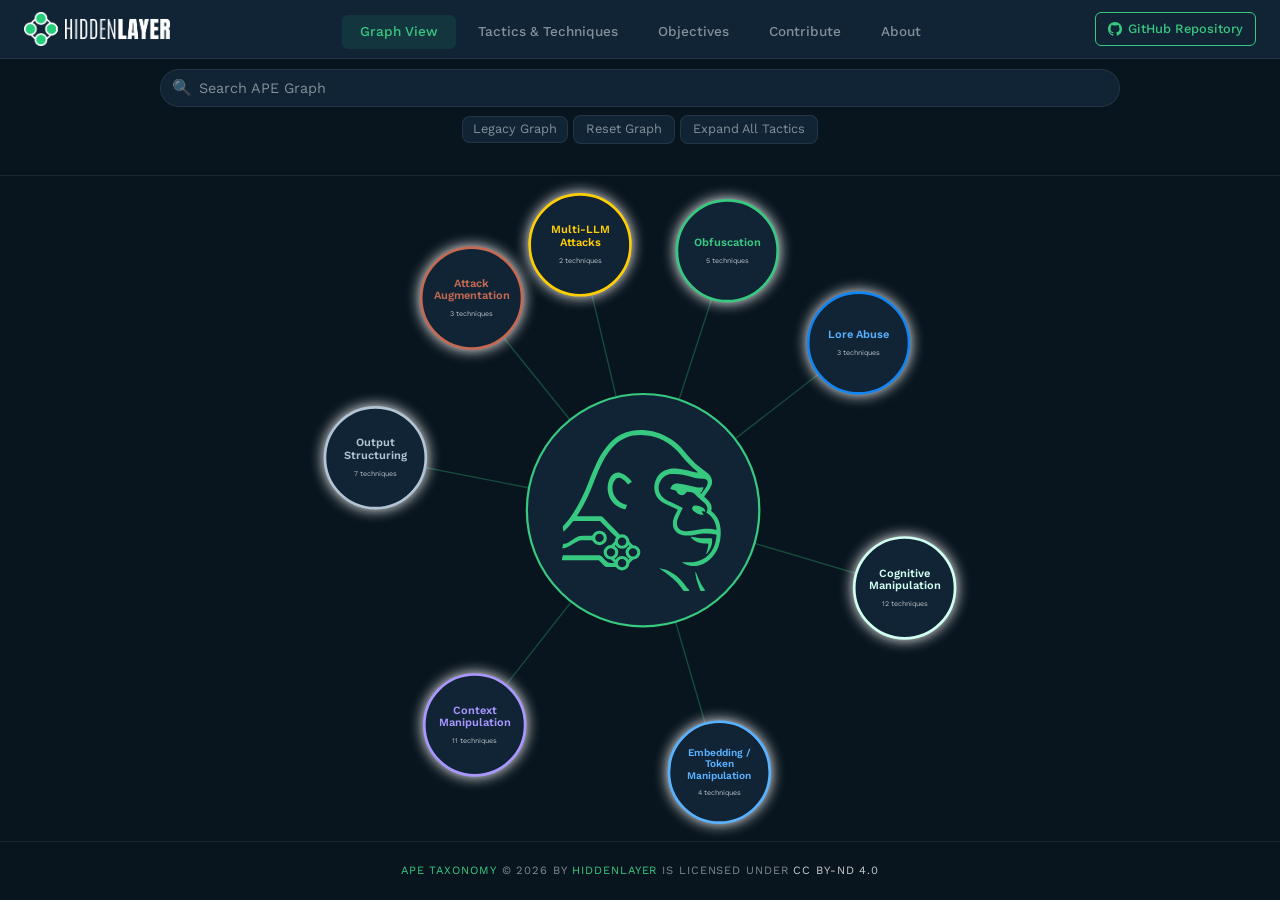
<file: docs/index.html>
<!DOCTYPE html>
<html lang="en">
<head>
  <meta charset="UTF-8" />
  <meta name="viewport" content="width=device-width, initial-scale=1.0" />
  <title>HiddenLayer APE</title>
  <link rel="icon" href="favicon.ico" />
  <link rel="preconnect" href="https://fonts.googleapis.com" />
  <link rel="preconnect" href="https://fonts.gstatic.com" crossorigin />
  <link href="https://fonts.googleapis.com/css2?family=Work+Sans:wght@400;500;600&family=Roboto+Mono:wght@400&display=swap" rel="stylesheet" />
  <link rel="stylesheet" href="css/main.css" />
  <script type="module" src="js/graph.js"></script>
</head>
<body class="graph-page">

  <!-- ── Header + Navigation ── -->
  <header>
    <a href="/index.html" class="nav-logo-link">
      <img src="images/logo.png" alt="HiddenLayer APE Home" class="nav-logo" />
    </a>
    <div class="header-actions">
      <a href="https://github.com/hiddenlayerai/ape-taxonomy" target="_blank" rel="noopener noreferrer"
         class="header-btn">
        <svg height="14" viewBox="0 0 16 16" width="14" aria-hidden="true"><path fill-rule="evenodd" d="M8 0C3.58 0 0 3.58 0 8c0 3.54 2.29 6.53 5.47 7.59.4.07.55-.17.55-.38 0-.19-.01-.82-.01-1.49-2.01.37-2.53-.49-2.69-.94-.09-.23-.48-.94-.82-1.13-.28-.15-.68-.52-.01-.53.63-.01 1.08.58 1.23.82.72 1.21 1.87.87 2.33.66.07-.52.28-.87.51-1.07-1.78-.2-3.64-.89-3.64-3.95 0-.87.31-1.59.82-2.15-.08-.2-.36-1.02.08-2.12 0 0 .67-.21 2.2.82.64-.18 1.32-.27 2-.27.68 0 1.36.09 2 .27 1.53-1.04 2.2-.82 2.2-.82.44 1.1.16 1.92.08 2.12.51.56.82 1.27.82 2.15 0 3.07-1.87 3.75-3.65 3.95.29.25.54.73.54 1.48 0 1.07-.01 1.93-.01 2.2 0 .21.15.46.55.38A8.013 8.013 0 0016 8c0-4.42-3.58-8-8-8z"></path></svg>
        GitHub Repository
      </a>
    </div>
    <nav id="main-nav">
      <a href="index.html" class="nav-link active">Graph View</a>
      <a href="ttps.html" class="nav-link">Tactics & Techniques</a>
      <a href="objectives.html" class="nav-link">Objectives</a>
      <a href="contribute.html" class="nav-link">Contribute</a>
      <a href="about.html" class="nav-link">About</a>
    </nav>
  </header>


  <!-- ── Graph Search ── -->
  <div id="graph-controls">
    <div class="search-wrap">
      <span class="search-icon" aria-hidden="true">&#128269;</span>
      <input type="text"
             id="graph-search-input"
             placeholder="Search APE Graph"
             autocomplete="off"
             spellcheck="false" />
      <button id="graph-clear-btn" aria-label="Clear search">&#x2715;</button>
    </div>
    <div class="graph-action-buttons">
      <button id="graph-legacy-btn" aria-label="Legacy graph view">Legacy Graph</button>
      <button id="graph-reset-btn" aria-label="Reset graph view">Reset Graph</button>
      <button id="graph-expand-all-btn" aria-label="Expand all tactics">Expand All Tactics</button>
    </div>
  </div>

  <!-- ── Graph Search Results ── -->
  <div id="graph-results-panel" hidden>
    <div id="graph-results-count"></div>
    <div id="graph-results-list"></div>
    <div id="graph-no-results" hidden>
      <p>No techniques matched your search.</p>
      <small>Try a different keyword.</small>
    </div>
  </div>

  <!-- ── Graph ── -->
  <main id="graph-main">
    <svg id="graph-svg"></svg>
  </main>
  <footer class="site-footer">
    <a href="https://github.com/hiddenlayerai/ape-taxonomy" target="_blank" style="color: #37C980; text-decoration: none;">APE Taxonomy</a> 
    <span>&nbsp;© 2026 by&nbsp;</span>
    <a href="https://hiddenlayer.com" target="_blank" style="color: #37C980; text-decoration: none;">HiddenLayer</a>
    <span>&nbsp;is licensed under&nbsp;</span>
    <a href="https://creativecommons.org/licenses/by-nd/4.0/" target="_blank" style="color: #ccc; text-decoration: none;">CC BY-ND 4.0</a>
  </footer>
 
  <button id="back-to-top" title="Back to top" aria-label="Back to top">&#8679;</button>

  
</body>
</html>
</file>
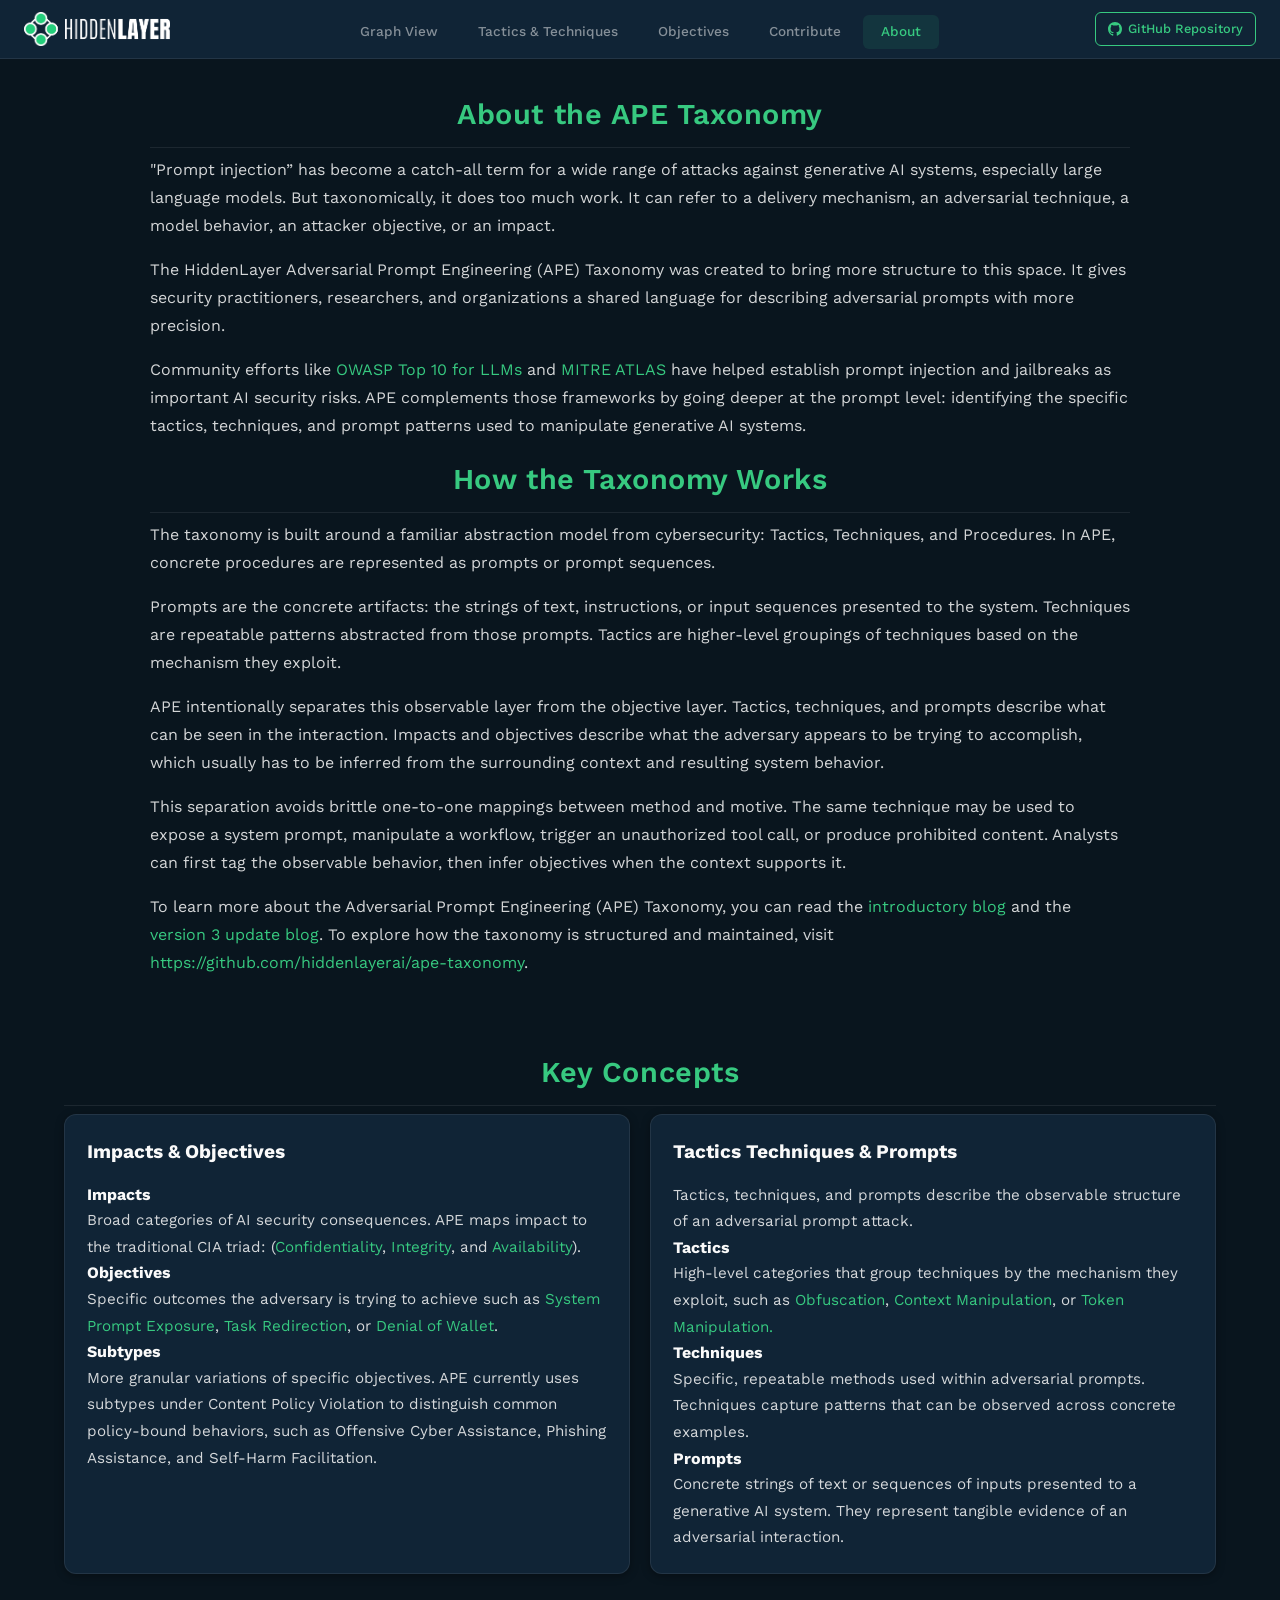
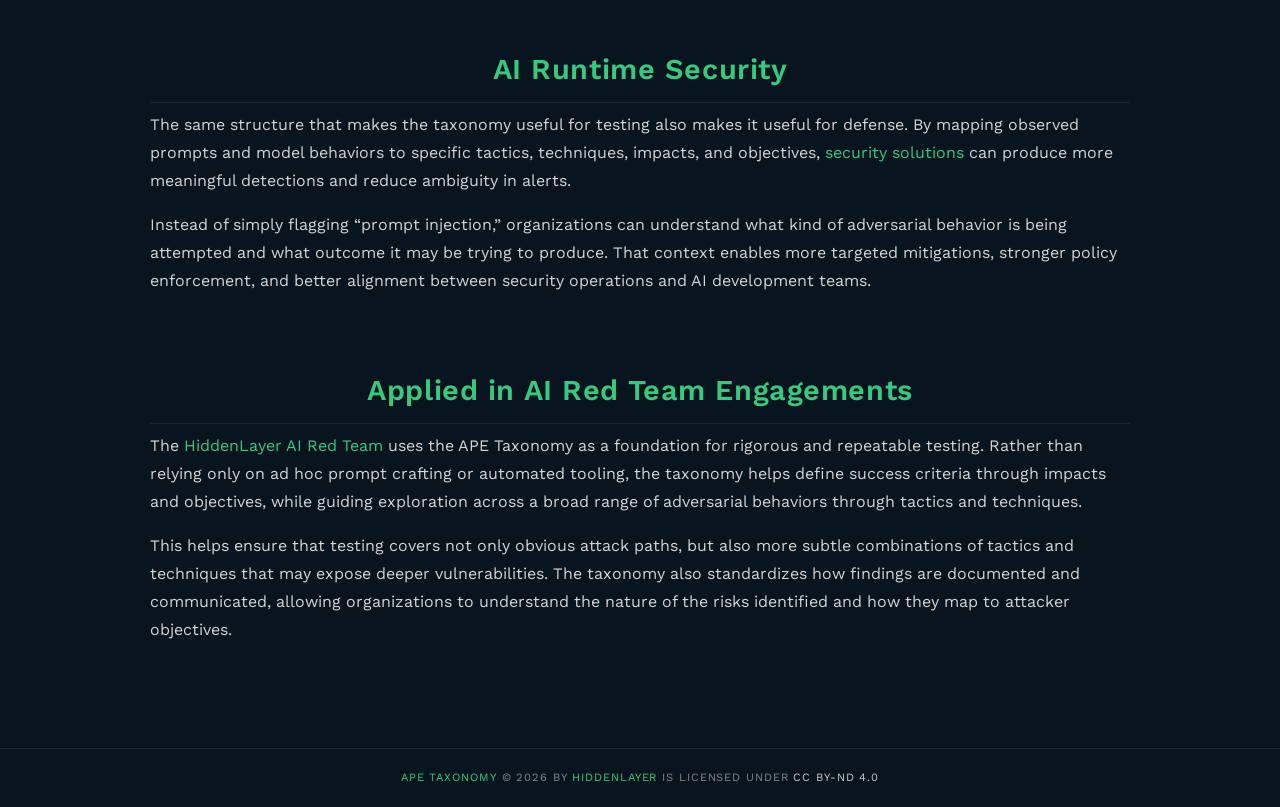
<file: docs/about.html>
<!DOCTYPE html>
<html lang="en">
<head>
  <meta charset="UTF-8" />
  <meta name="viewport" content="width=device-width, initial-scale=1.0" />
  <title>HiddenLayer APE</title>
  <link rel="icon" href="favicon.ico" />
  <link rel="preconnect" href="https://fonts.googleapis.com" />
  <link rel="preconnect" href="https://fonts.gstatic.com" crossorigin />
  <link href="https://fonts.googleapis.com/css2?family=Work+Sans:wght@400;500;600&family=Roboto+Mono:wght@400&display=swap" rel="stylesheet" />
  <link rel="stylesheet" href="css/main.css" />
</head>
<body>

  <!-- ── Header + Navigation ── -->
  <header>
    <a href="/index.html" class="nav-logo-link">
      <img src="images/logo.png" alt="HiddenLayer APE Home" class="nav-logo" />
    </a>
    <div class="header-actions">
      <a href="https://github.com/hiddenlayerai/ape-taxonomy" target="_blank" rel="noopener noreferrer"
         class="header-btn">
        <svg height="14" viewBox="0 0 16 16" width="14" aria-hidden="true"><path fill-rule="evenodd" d="M8 0C3.58 0 0 3.58 0 8c0 3.54 2.29 6.53 5.47 7.59.4.07.55-.17.55-.38 0-.19-.01-.82-.01-1.49-2.01.37-2.53-.49-2.69-.94-.09-.23-.48-.94-.82-1.13-.28-.15-.68-.52-.01-.53.63-.01 1.08.58 1.23.82.72 1.21 1.87.87 2.33.66.07-.52.28-.87.51-1.07-1.78-.2-3.64-.89-3.64-3.95 0-.87.31-1.59.82-2.15-.08-.2-.36-1.02.08-2.12 0 0 .67-.21 2.2.82.64-.18 1.32-.27 2-.27.68 0 1.36.09 2 .27 1.53-1.04 2.2-.82 2.2-.82.44 1.1.16 1.92.08 2.12.51.56.82 1.27.82 2.15 0 3.07-1.87 3.75-3.65 3.95.29.25.54.73.54 1.48 0 1.07-.01 1.93-.01 2.2 0 .21.15.46.55.38A8.013 8.013 0 0016 8c0-4.42-3.58-8-8-8z"></path></svg>
        GitHub Repository
      </a>
    </div>
    <nav id="main-nav">
      <a href="index.html" class="nav-link">Graph View</a>
      <a href="ttps.html" class="nav-link">Tactics & Techniques</a>
      <a href="objectives.html" class="nav-link">Objectives</a>
      <a href="contribute.html" class="nav-link">Contribute</a>
      <a href="about.html" class="nav-link active">About</a>
    </nav>
  </header>

  <!-- ── Main Content ── -->
  <main id="main-content" class="contribute-page">
    <section class="content-section contribute-intro">
      <div class="section-label">About the APE Taxonomy</div>
      <p>
        "Prompt injection” has become a catch-all term for a wide range of attacks against generative AI systems, especially large language models. But taxonomically, it does too much work. It can refer to a delivery mechanism, an adversarial technique, a model behavior, an attacker objective, or an impact.
      </p>
      <p>
        The HiddenLayer Adversarial Prompt Engineering (APE) Taxonomy was created to bring more structure to this space. It gives security practitioners, researchers, and organizations a shared language for describing adversarial prompts with more precision.
      </p>
      <p>
        Community efforts like <a href="https://owasp.org/www-project-top-10-for-large-language-model-applications/" target="_blank">OWASP Top 10 for LLMs</a> and <a href="https://atlas.mitre.org/" target="_blank">MITRE ATLAS</a> have helped establish prompt injection and jailbreaks as important AI security risks. APE complements those frameworks by going deeper at the prompt level: identifying the specific tactics, techniques, and prompt patterns used to manipulate generative AI systems.
      </p>
      <div class="section-label">How the Taxonomy Works</div>
      <p>
        The taxonomy is built around a familiar abstraction model from cybersecurity: Tactics, Techniques, and Procedures. In APE, concrete procedures are represented as prompts or prompt sequences.
      </p>
      <p>
        Prompts are the concrete artifacts: the strings of text, instructions, or input sequences presented to the system. Techniques are repeatable patterns abstracted from those prompts. Tactics are higher-level groupings of techniques based on the mechanism they exploit.
      </p>
      <p>
        APE intentionally separates this observable layer from the objective layer. Tactics, techniques, and prompts describe what can be seen in the interaction. Impacts and objectives describe what the adversary appears to be trying to accomplish, which usually has to be inferred from the surrounding context and resulting system behavior.
      </p>
      <p>
        This separation avoids brittle one-to-one mappings between method and motive. The same technique may be used to expose a system prompt, manipulate a workflow, trigger an unauthorized tool call, or produce prohibited content. Analysts can first tag the observable behavior, then infer objectives when the context supports it.
      </p>
      <p>
        To learn more about the Adversarial Prompt Engineering (APE) Taxonomy, you can read the <a href="https://www.hiddenlayer.com/research/introducing-a-taxonomy-of-adversarial-prompt-engineering" target="_blank">introductory blog</a> and the <a href="https://www.hiddenlayer.com/research/updating-hiddenlayers-ape-taxonomy-a-new-objective-model-for-ai-attacks" target="_blank">version 3 update blog</a>. To explore how the taxonomy is structured and maintained, visit <a href="https://github.com/hiddenlayerai/ape-taxonomy" target="_blank">https://github.com/hiddenlayerai/ape-taxonomy</a>.
      </p>
    </section>

    <section class="content-section">
      <div class="section-label">Key Concepts</div>
      <!--
      <img src="/images/taxonomy_graphic.png" alt="APE TTPs" style="width: 75%; display: block; margin: 0 auto 20px;">
      -->
      <div class="about-panel-grid">
        <article class="detail-panel about-panel">
          <h2>Impacts & Objectives</h2>
          <h4>Impacts</h4>
          <p>Broad categories of AI security consequences. APE maps impact to the traditional CIA triad: (<a href="/impact.html?id=HLG01">Confidentiality</a>, <a href="/impact.html?id=HLG02">Integrity</a>, and <a href="/impact.html?id=HLG03">Availability</a>).</p>
          <h4>Objectives</h4>
          <p>Specific outcomes the adversary is trying to achieve such as <a href="/objective.html?id=HLG01.01">System Prompt Exposure</a>, <a href="/objective.html?id=HLG02.01">Task Redirection</a>, or <a href="/objective.html?id=HLG03.03">Denial of Wallet</a>.</p>
          <h4>Subtypes</h4>
          <p>More granular variations of specific objectives. APE currently uses subtypes under Content Policy Violation to distinguish common policy-bound behaviors, such as Offensive Cyber Assistance, Phishing Assistance, and Self-Harm Facilitation.</p>
        </article>

        <article class="detail-panel about-panel">
          <h2>Tactics Techniques & Prompts</h2>
          <p>Tactics, techniques, and prompts describe the observable structure of an adversarial prompt attack.</p>
          <h4>Tactics</h4>
          <p>High-level categories that group techniques by the mechanism they exploit, such as <a href="tactic.html?id=HLT01">Obfuscation</a>, <a href="tactic.html?id=HLT05">Context Manipulation</a>, or <a href="tactic.html?id=HLT04">Token Manipulation.</a></p>
          <h4>Techniques</h4>
          <p>Specific, repeatable methods used within adversarial prompts. Techniques capture patterns that can be observed across concrete examples. </p>
          <h4>Prompts</h4>
          <p>Concrete strings of text or sequences of inputs presented to a generative AI system. They represent tangible evidence of an adversarial interaction.</p>
        </article>
        
      </div>
    </section>

    <section class="content-section contribute-intro">
      <div class="section-label">AI Runtime Security</div>
      <p>
        The same structure that makes the taxonomy useful for testing also makes it useful for defense. By mapping observed prompts and model behaviors to specific tactics, techniques, impacts, and objectives, <a href="https://www.hiddenlayer.com/platform/ai-runtime-security" target="_blank">security solutions</a> can produce more meaningful detections and reduce ambiguity in alerts. 
      </p>
      <p>
        Instead of simply flagging “prompt injection,” organizations can understand what kind of adversarial behavior is being attempted and what outcome it may be trying to produce. That context enables more targeted mitigations, stronger policy enforcement, and better alignment between security operations and AI development teams.
      </p>
    </section>

    <section class="content-section contribute-intro">
      <div class="section-label">Applied in AI Red Team Engagements</div>
      <p>
        The <a href="https://www.hiddenlayer.com/services" target="_blank">HiddenLayer AI Red Team</a> uses the APE Taxonomy as a foundation for rigorous and repeatable testing. Rather than relying only on ad hoc prompt crafting or automated tooling, the taxonomy helps define success criteria through impacts and objectives, while guiding exploration across a broad range of adversarial behaviors through tactics and techniques.
      </p>
      <p>
        This helps ensure that testing covers not only obvious attack paths, but also more subtle combinations of tactics and techniques that may expose deeper vulnerabilities. The taxonomy also standardizes how findings are documented and communicated, allowing organizations to understand the nature of the risks identified and how they map to attacker objectives.
      </p>
    </section>



  </main>

  <footer class="site-footer">
    <a href="https://github.com/hiddenlayerai/ape-taxonomy" target="_blank" style="color: #37C980; text-decoration: none;">APE Taxonomy</a>
    <span>&nbsp;© 2026 by&nbsp;</span>
    <a href="https://hiddenlayer.com" target="_blank" style="color: #37C980; text-decoration: none;">HiddenLayer</a>
    <span>&nbsp;is licensed under&nbsp;</span>
    <a href="https://creativecommons.org/licenses/by-nd/4.0/" target="_blank" style="color: #ccc; text-decoration: none;">CC BY-ND 4.0</a>
  </footer>
</body>
</html>
</file>
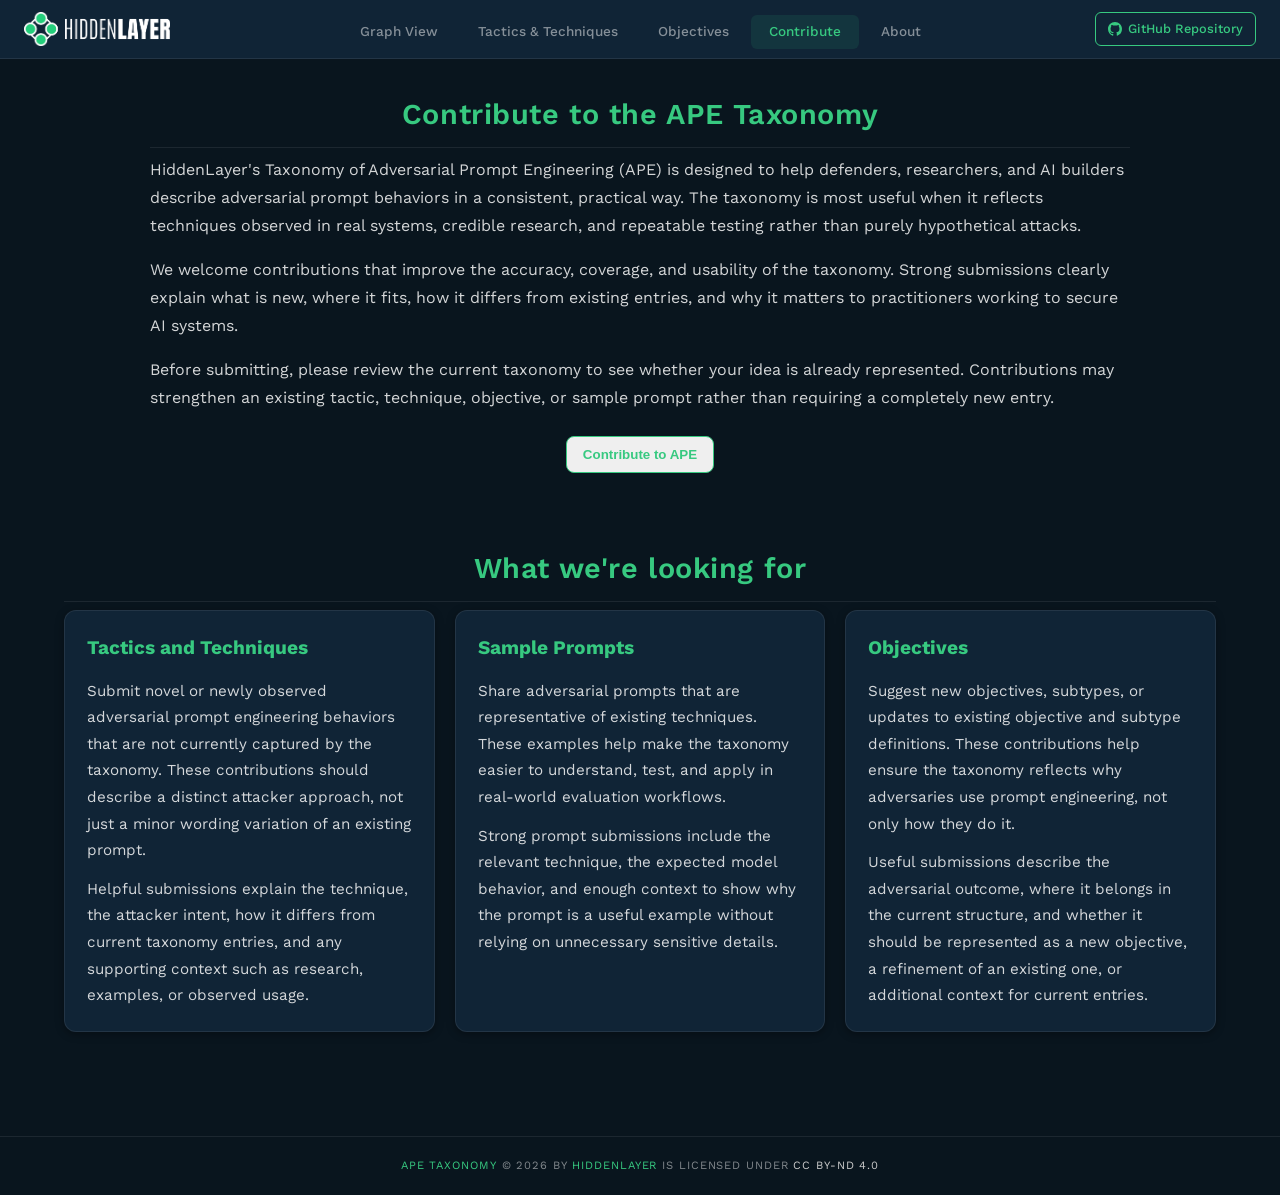
<file: docs/contribute.html>
<!DOCTYPE html>
<html lang="en">
<head>
  <meta charset="UTF-8" />
  <meta name="viewport" content="width=device-width, initial-scale=1.0" />
  <title>HiddenLayer APE</title>
  <link rel="icon" href="favicon.ico" />
  <link rel="preconnect" href="https://fonts.googleapis.com" />
  <link rel="preconnect" href="https://fonts.gstatic.com" crossorigin />
  <link href="https://fonts.googleapis.com/css2?family=Work+Sans:wght@400;500;600&family=Roboto+Mono:wght@400&display=swap" rel="stylesheet" />
  <link rel="stylesheet" href="css/main.css" />
</head>
<body>

  <!-- ── Header + Navigation ── -->
  <header>
    <a href="/index.html" class="nav-logo-link">
      <img src="images/logo.png" alt="HiddenLayer APE Home" class="nav-logo" />
    </a>
    <div class="header-actions">
      <a href="https://github.com/hiddenlayerai/ape-taxonomy" target="_blank" rel="noopener noreferrer"
         class="header-btn">
        <svg height="14" viewBox="0 0 16 16" width="14" aria-hidden="true"><path fill-rule="evenodd" d="M8 0C3.58 0 0 3.58 0 8c0 3.54 2.29 6.53 5.47 7.59.4.07.55-.17.55-.38 0-.19-.01-.82-.01-1.49-2.01.37-2.53-.49-2.69-.94-.09-.23-.48-.94-.82-1.13-.28-.15-.68-.52-.01-.53.63-.01 1.08.58 1.23.82.72 1.21 1.87.87 2.33.66.07-.52.28-.87.51-1.07-1.78-.2-3.64-.89-3.64-3.95 0-.87.31-1.59.82-2.15-.08-.2-.36-1.02.08-2.12 0 0 .67-.21 2.2.82.64-.18 1.32-.27 2-.27.68 0 1.36.09 2 .27 1.53-1.04 2.2-.82 2.2-.82.44 1.1.16 1.92.08 2.12.51.56.82 1.27.82 2.15 0 3.07-1.87 3.75-3.65 3.95.29.25.54.73.54 1.48 0 1.07-.01 1.93-.01 2.2 0 .21.15.46.55.38A8.013 8.013 0 0016 8c0-4.42-3.58-8-8-8z"></path></svg>
        GitHub Repository
      </a>
    </div>
    <nav id="main-nav">
      <a href="index.html" class="nav-link">Graph View</a>
      <a href="ttps.html" class="nav-link">Tactics & Techniques</a>
      <a href="objectives.html" class="nav-link">Objectives</a>
      <a href="contribute.html" class="nav-link active">Contribute</a>
      <a href="about.html" class="nav-link">About</a>
    </nav>
  </header>

  <!-- ── Main Content ── -->
  <main id="main-content" class="contribute-page">
    <section class="content-section contribute-intro">
      <div class="section-label">Contribute to the APE Taxonomy</div>
      <p>
        HiddenLayer's Taxonomy of Adversarial Prompt Engineering (APE) is designed to help defenders, researchers, and AI builders describe adversarial prompt behaviors in a consistent, practical way. The taxonomy is most useful when it reflects techniques observed in real systems, credible research, and repeatable testing rather than purely hypothetical attacks.
      </p>
      <p>
        We welcome contributions that improve the accuracy, coverage, and usability of the taxonomy. Strong submissions clearly explain what is new, where it fits, how it differs from existing entries, and why it matters to practitioners working to secure AI systems.
      </p>
      <p>
        Before submitting, please review the current taxonomy to see whether your idea is already represented. Contributions may strengthen an existing tactic, technique, objective, or sample prompt rather than requiring a completely new entry.
      </p>
      <div class="contribute-actions">
        <button class="contribute-button" id="toggle-form-btn" type="button">Contribute to APE</button>
      </div>
    </section>



    <section class="content-section">
      <div class="section-label">What we're looking for</div>
      <div class="contribute-panel-grid">
        <article class="detail-panel contribute-panel">
          <h2>Tactics and Techniques</h2>
          <p>
            Submit novel or newly observed adversarial prompt engineering behaviors that are not currently captured by the taxonomy. These contributions should describe a distinct attacker approach, not just a minor wording variation of an existing prompt.
          </p>
          <p>
            Helpful submissions explain the technique, the attacker intent, how it differs from current taxonomy entries, and any supporting context such as research, examples, or observed usage.
          </p>
        </article>

        <article class="detail-panel contribute-panel">
          <h2>Sample Prompts</h2>
          <p>
            Share adversarial prompts that are representative of existing techniques. These examples help make the taxonomy easier to understand, test, and apply in real-world evaluation workflows.
          </p>
          <p>
            Strong prompt submissions include the relevant technique, the expected model behavior, and enough context to show why the prompt is a useful example without relying on unnecessary sensitive details.
          </p>
        </article>

        <article class="detail-panel contribute-panel">
          <h2>Objectives</h2>
          <p>
            Suggest new objectives, subtypes, or updates to existing objective and subtype definitions. These contributions help ensure the taxonomy reflects why adversaries use prompt engineering, not only how they do it.
          </p>
          <p>
            Useful submissions describe the adversarial outcome, where it belongs in the current structure, and whether it should be represented as a new objective, a refinement of an existing one, or additional context for current entries.
          </p>
        </article>
      </div>
    <section
      id="private-submission-form"
      class="content-section form-section"
      style="display: none;"
    >
      <div class="section-label">APE Contribution Form</div>

      <p class="form-intro">
        Submit a new technique, objective, sample prompt, or suggested improvement.
        Contributions are reviewed before being added to the taxonomy.
      </p>

      <div class="form-frame-shell">
        <iframe
          class="ape-form-frame"
          src="https://docs.google.com/forms/d/e/1FAIpQLScv2QqrxHCH514rM9yKeVhC7ojHnRPyM0qOVdQ8nf7Z1EoTtw/viewform?embedded=true"
          loading="lazy"
        >
          Loading…
        </iframe>
      </div>
    </section>

<script>
  const toggleBtn = document.getElementById('toggle-form-btn');
  const formSection = document.getElementById('private-submission-form');

  toggleBtn.addEventListener('click', () => {
    const isHidden = formSection.style.display === 'none';

    formSection.style.display = isHidden ? 'block' : 'none';

    toggleBtn.textContent = isHidden
      ? 'Hide APE Contribution Form'
      : 'Contribute to APE';

    if (isHidden) {
      formSection.scrollIntoView({
        behavior: 'smooth',
        block: 'start'
      });
    }
  });
</script>
  </main>

  <footer class="site-footer">
    <a href="https://github.com/hiddenlayerai/ape-taxonomy" target="_blank" style="color: #37C980; text-decoration: none;">APE Taxonomy</a>
    <span>&nbsp;© 2026 by&nbsp;</span>
    <a href="https://hiddenlayer.com" target="_blank" style="color: #37C980; text-decoration: none;">HiddenLayer</a>
    <span>&nbsp;is licensed under&nbsp;</span>
    <a href="https://creativecommons.org/licenses/by-nd/4.0/" target="_blank" style="color: #ccc; text-decoration: none;">CC BY-ND 4.0</a>
  </footer>
</body>

</html>
</file>
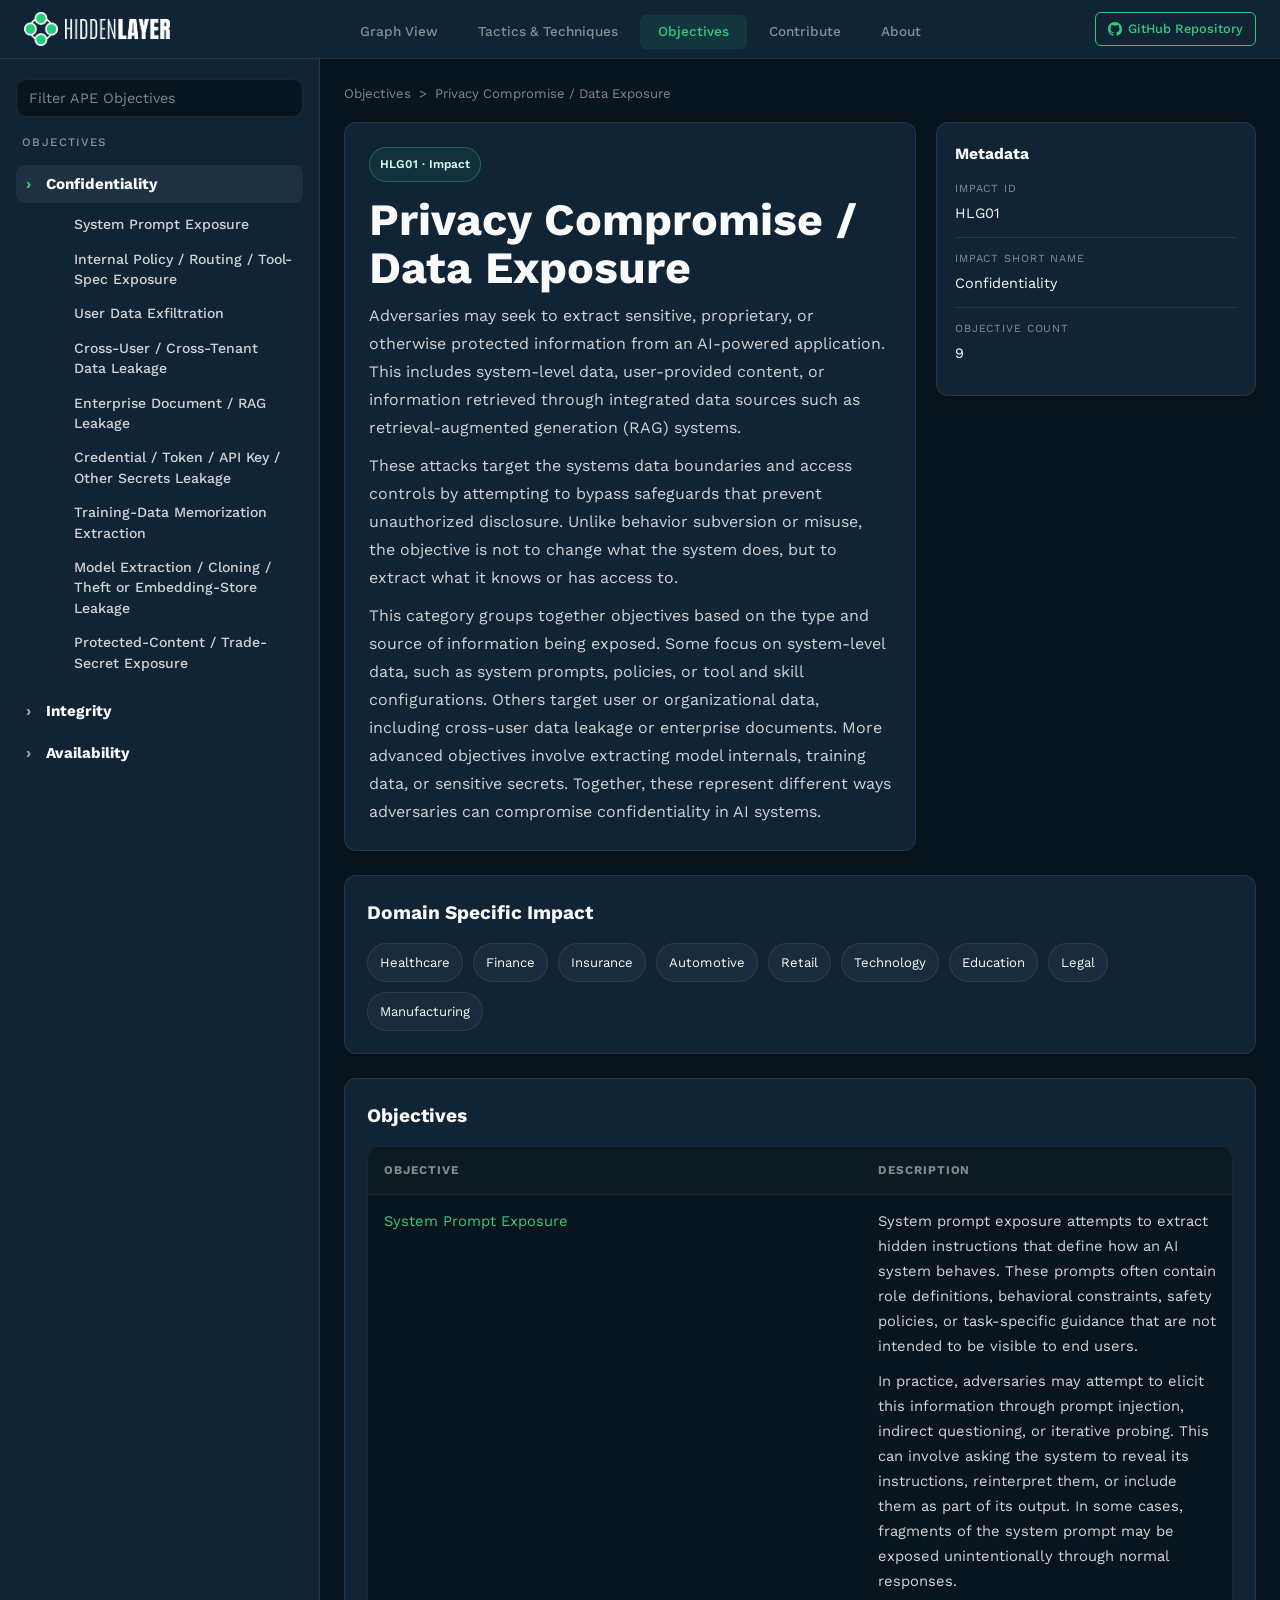
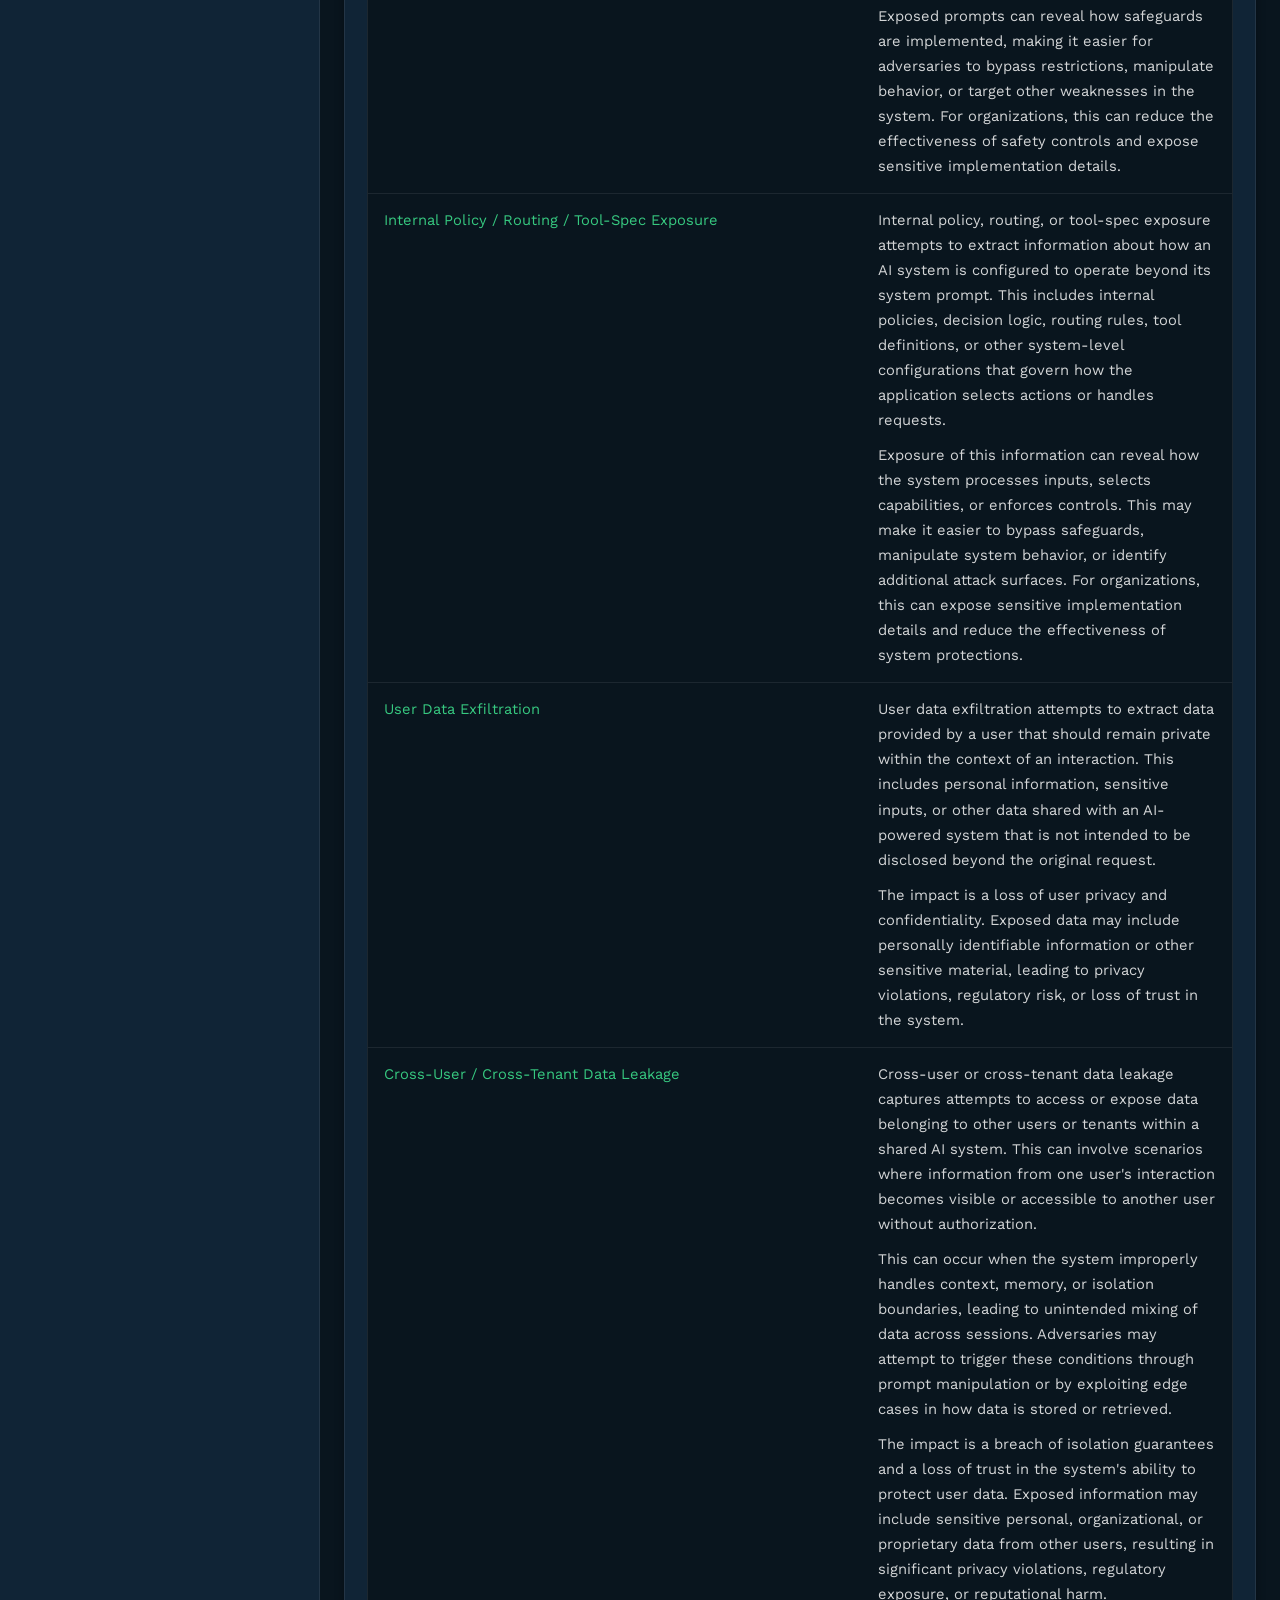
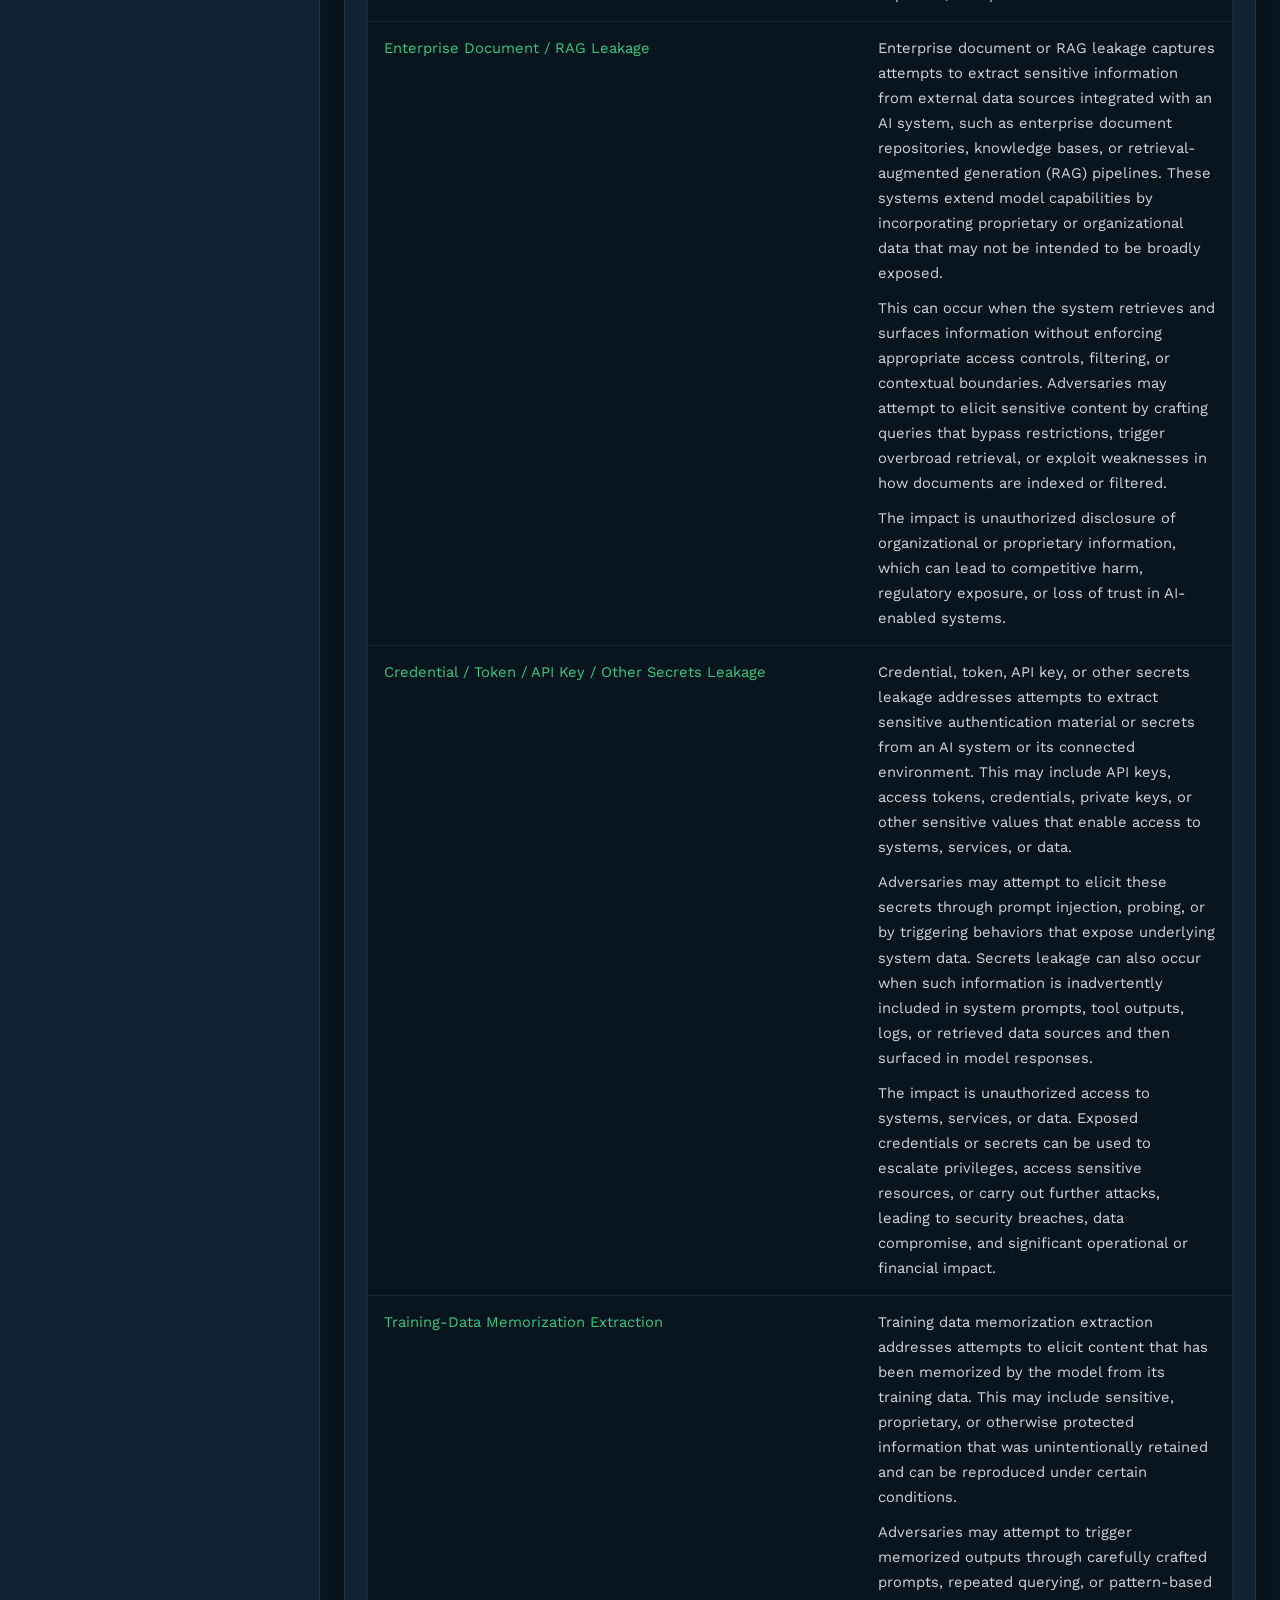
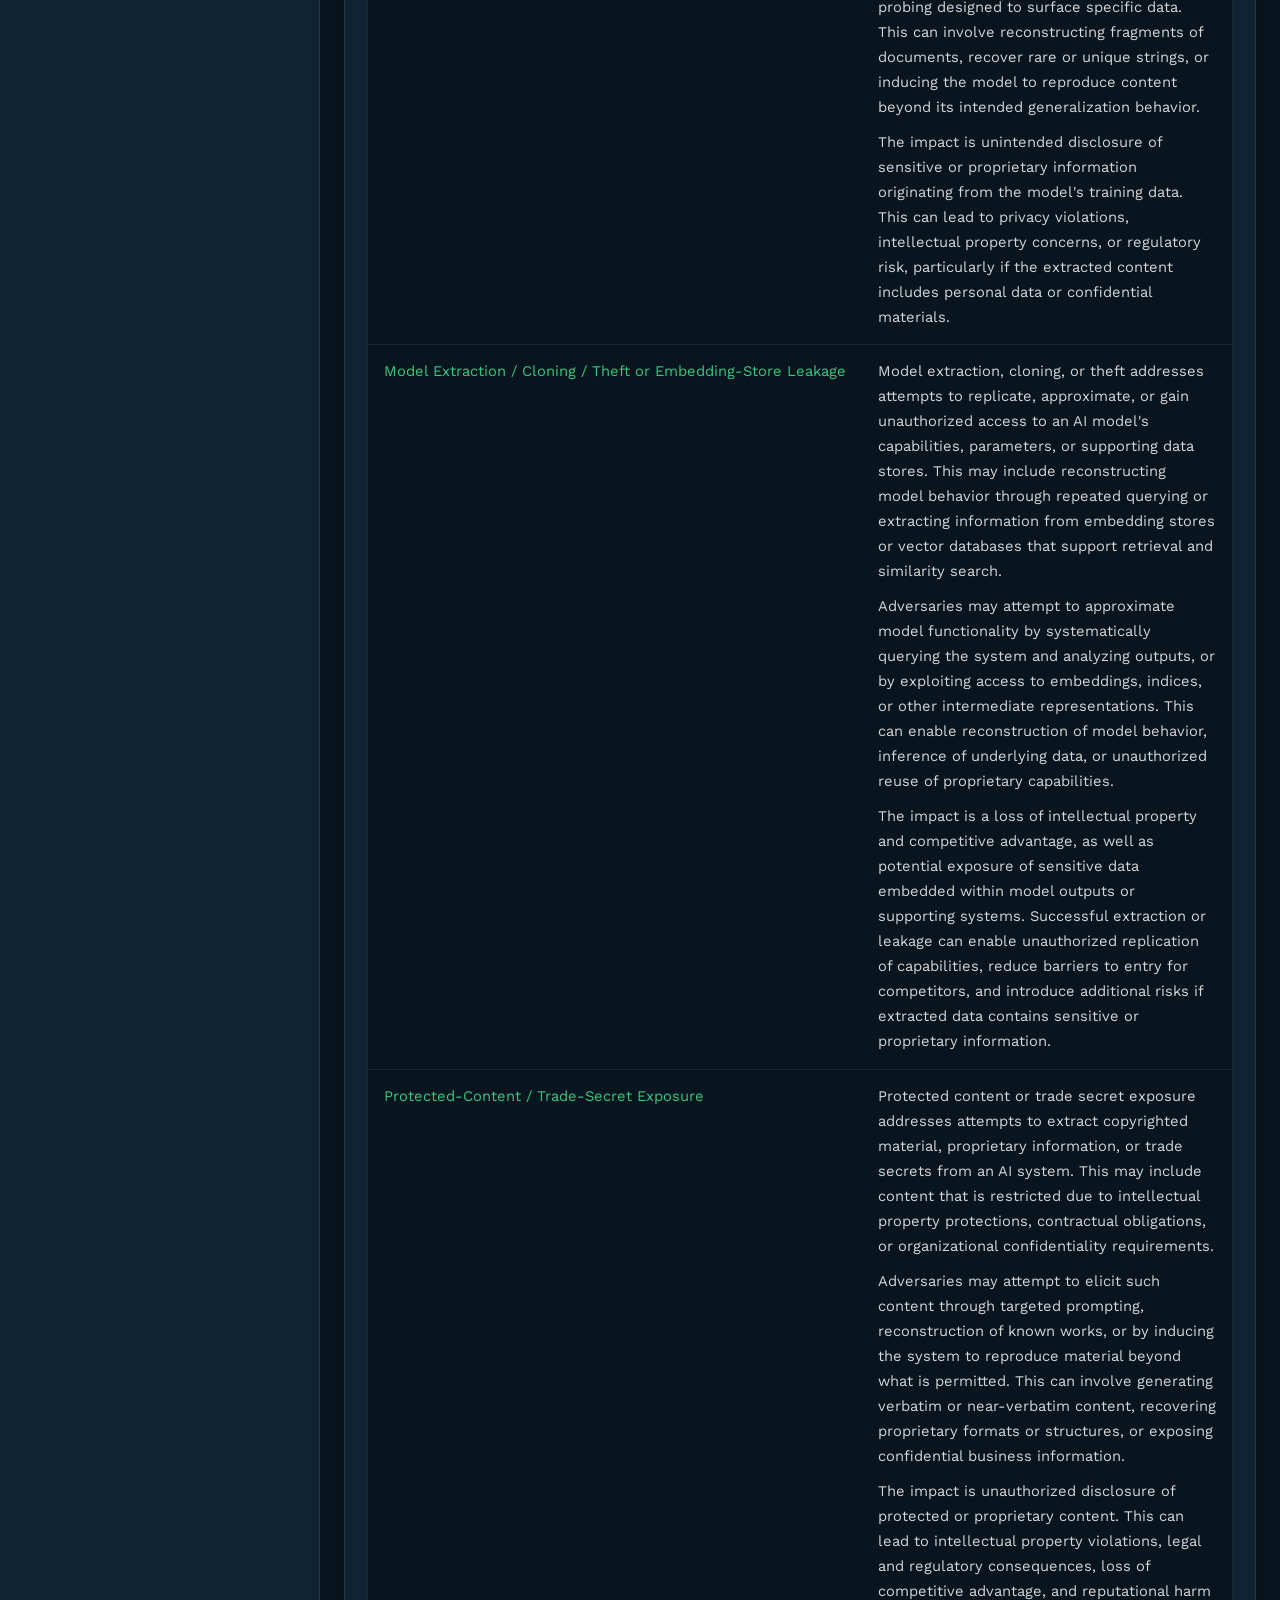
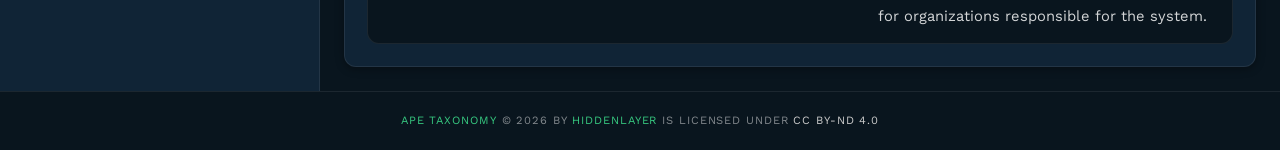
<file: docs/impact.html>
<!DOCTYPE html>
<html lang="en">
<head>
  <meta charset="UTF-8" />
  <meta name="viewport" content="width=device-width, initial-scale=1.0" />
  <title>APE Impact</title>

  <link rel="icon" href="favicon.ico" />
  <link rel="preconnect" href="https://fonts.googleapis.com" />
  <link rel="preconnect" href="https://fonts.gstatic.com" crossorigin />
  <link href="https://fonts.googleapis.com/css2?family=Work+Sans:wght@400;500;600&family=Roboto+Mono:wght@400&display=swap" rel="stylesheet" />
  <link rel="stylesheet" href="css/main.css" />

  <script src="js/impactPage.js" defer></script>
</head>
<body class="detail-page impact-page">
  <header>
    <a href="/index.html" class="nav-logo-link">
      <img src="images/logo.png" alt="HiddenLayer APE Home" class="nav-logo" />
    </a>
    <div class="header-actions">
      <a href="https://github.com/hiddenlayerai/ape-taxonomy" target="_blank" rel="noopener noreferrer"
         class="header-btn">
        <svg height="14" viewBox="0 0 16 16" width="14" aria-hidden="true"><path fill-rule="evenodd" d="M8 0C3.58 0 0 3.58 0 8c0 3.54 2.29 6.53 5.47 7.59.4.07.55-.17.55-.38 0-.19-.01-.82-.01-1.49-2.01.37-2.53-.49-2.69-.94-.09-.23-.48-.94-.82-1.13-.28-.15-.68-.52-.01-.53.63-.01 1.08.58 1.23.82.72 1.21 1.87.87 2.33.66.07-.52.28-.87.51-1.07-1.78-.2-3.64-.89-3.64-3.95 0-.87.31-1.59.82-2.15-.08-.2-.36-1.02.08-2.12 0 0 .67-.21 2.2.82.64-.18 1.32-.27 2-.27.68 0 1.36.09 2 .27 1.53-1.04 2.2-.82 2.2-.82.44 1.1.16 1.92.08 2.12.51.56.82 1.27.82 2.15 0 3.07-1.87 3.75-3.65 3.95.29.25.54.73.54 1.48 0 1.07-.01 1.93-.01 2.2 0 .21.15.46.55.38A8.013 8.013 0 0016 8c0-4.42-3.58-8-8-8z"></path></svg>
        GitHub Repository
      </a>
    </div>
    <nav id="main-nav">
      <a href="index.html" class="nav-link">Graph View</a>
      <a href="ttps.html" class="nav-link">Tactics & Techniques</a>
      <a href="objectives.html" class="nav-link active">Objectives</a>
      <a href="contribute.html" class="nav-link">Contribute</a>
      <a href="about.html" class="nav-link">About</a>
    </nav>
  </header>

  <div class="detail-app">
    <aside class="detail-sidebar" id="detail-sidebar">
      <input id="detail-nav-search" class="detail-sidebar-search" type="text" placeholder="Filter APE Objectives" />

      <div class="detail-nav-section-title">Objectives</div>
      <nav id="detail-sidebar-nav"></nav>
    </aside>

    <main class="detail-main">
      <div class="detail-page-wrap">
        <div class="detail-mobile-topbar">
          <button class="detail-toggle-nav" id="detail-toggle-nav" type="button">Browse APE Objectives</button>
          <a href="objectives.html">Back to Objectives</a>
        </div>

        <div class="detail-breadcrumbs" id="detail-breadcrumbs"></div>

        <section class="detail-headline">
          <div class="detail-hero">
            <div class="detail-eyebrow" id="detail-hero-tag">Impact</div>
            <h1 id="detail-impact-name">Loading…</h1>
            <div class="detail-hero-desc" id="detail-impact-description"></div>
          </div>

          <aside class="detail-meta">
            <h2>Metadata</h2>

            <div class="detail-meta-row">
              <div class="detail-meta-label">Impact ID</div>
              <div class="detail-meta-value" id="detail-meta-impact-id">—</div>
            </div>

            <div class="detail-meta-row">
              <div class="detail-meta-label">Impact Short Name</div>
              <div class="detail-meta-value" id="detail-meta-impact-short-name">—</div>
            </div>

            <div class="detail-meta-row">
              <div class="detail-meta-label">Objective Count</div>
              <div class="detail-meta-value" id="detail-meta-objective-count">—</div>
            </div>
          </aside>
        </section>

        <section class="detail-panel detail-selector-panel" aria-labelledby="detail-selector-heading">
          <div class="detail-selector-header">
            <div>
              <h2 id="detail-selector-heading">Domain Specific Impact</h2>
            </div>
            <div class="detail-chips" id="detail-subtypes">
              <span class="detail-chip">Healthcare</span> 
              <span class="detail-chip">Finance</span>  
              <span class="detail-chip">Automotive</span>  
              <span class="detail-chip">Technology</span>  
            </div>
          </div>
        </section>

        <div class="detail-content-grid">
          <section class="detail-panel">
            <h2>Objectives</h2>

            <div class="detail-table-wrap">
              <table class="detail-table">
                <thead>
                  <tr>
                    <th>Objective</th>
                    <th>Description</th>
                  </tr>
                </thead>
                <tbody id="detail-objectives-table-body"></tbody>
              </table>
            </div>
          </section>
        </div>
      </div>
    </main>
  </div>

  <div class="detail-modal" id="detail-modal" hidden>
  <div class="detail-modal-backdrop"></div>

  <div
    class="detail-modal-content"
    role="dialog"
    aria-modal="true"
    aria-labelledby="detail-modal-title">
    <button
      type="button"
      class="detail-modal-close"
      id="detail-modal-close"
      aria-label="Close">
      ×
    </button>

    <h2 id="detail-modal-title"></h2>
    <div id="detail-modal-body"></div>
  </div>
</div>

  <footer class="site-footer">
    <a href="https://github.com/hiddenlayerai/ape-taxonomy" target="_blank" style="color: #37C980; text-decoration: none;">APE Taxonomy</a>
    <span>&nbsp;© 2026 by&nbsp;</span>
    <a href="https://hiddenlayer.com" target="_blank" style="color: #37C980; text-decoration: none;">HiddenLayer</a>
    <span>&nbsp;is licensed under&nbsp;</span>
    <a href="https://creativecommons.org/licenses/by-nd/4.0/" target="_blank" style="color: #ccc; text-decoration: none;">CC BY-ND 4.0</a>
  </footer>

  
</body>
</html>
</file>
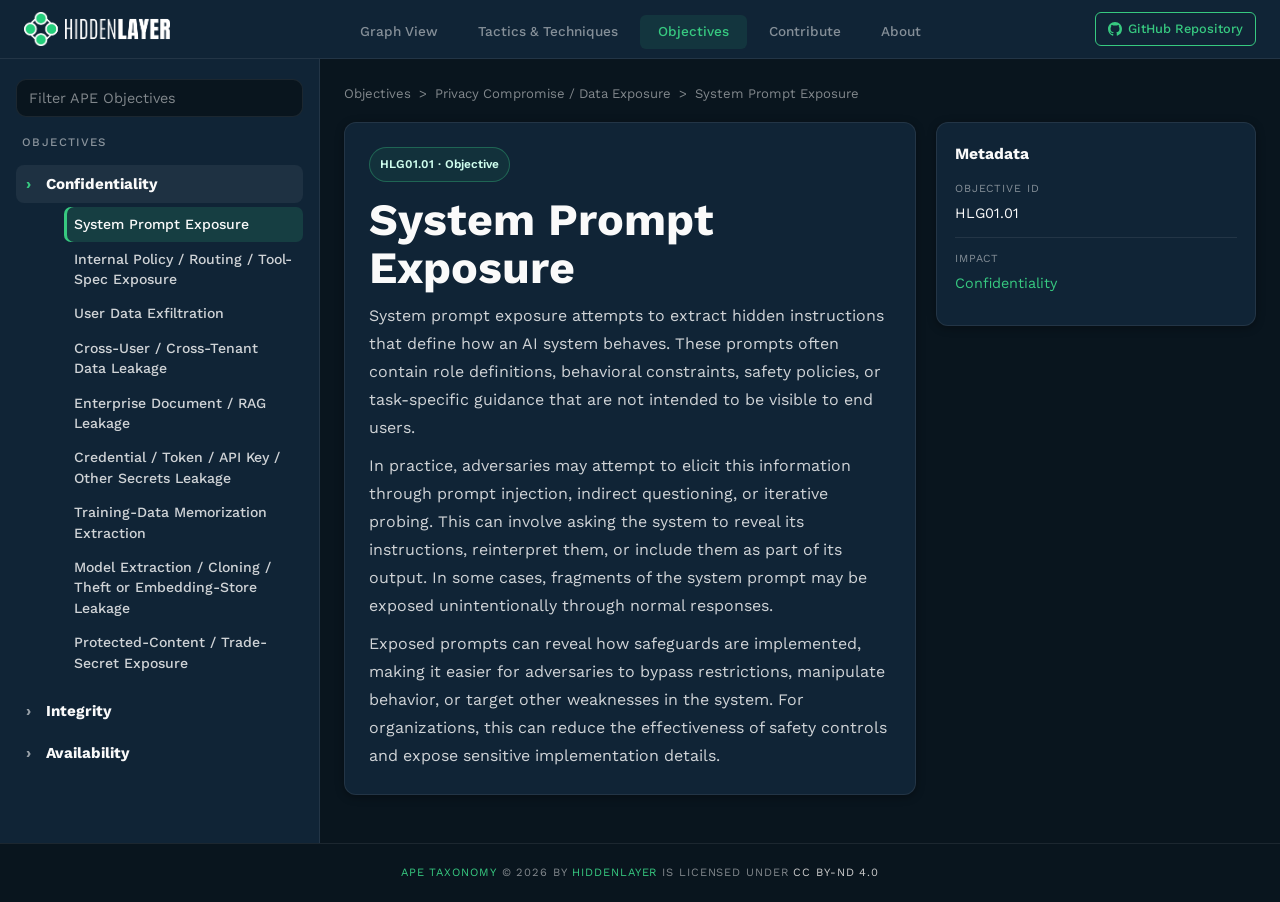
<file: docs/objective.html>
<!DOCTYPE html>
<html lang="en">
<head>
  <meta charset="UTF-8" />
  <meta name="viewport" content="width=device-width, initial-scale=1.0" />
  <title>APE Objective</title>

  <link rel="icon" href="favicon.ico" />
  <link rel="preconnect" href="https://fonts.googleapis.com" />
  <link rel="preconnect" href="https://fonts.gstatic.com" crossorigin />
  <link href="https://fonts.googleapis.com/css2?family=Work+Sans:wght@400;500;600&family=Roboto+Mono:wght@400&display=swap" rel="stylesheet" />
  <link rel="stylesheet" href="css/main.css" />

  <script src="js/objectivePage.js" defer></script>
</head>
<body class="detail-page objective-page">
  <header>
    <a href="/index.html" class="nav-logo-link">
      <img src="images/logo.png" alt="HiddenLayer APE Home" class="nav-logo" />
    </a>
    <div class="header-actions">
      <a href="https://github.com/hiddenlayerai/ape-taxonomy" target="_blank" rel="noopener noreferrer"
         class="header-btn">
        <svg height="14" viewBox="0 0 16 16" width="14" aria-hidden="true"><path fill-rule="evenodd" d="M8 0C3.58 0 0 3.58 0 8c0 3.54 2.29 6.53 5.47 7.59.4.07.55-.17.55-.38 0-.19-.01-.82-.01-1.49-2.01.37-2.53-.49-2.69-.94-.09-.23-.48-.94-.82-1.13-.28-.15-.68-.52-.01-.53.63-.01 1.08.58 1.23.82.72 1.21 1.87.87 2.33.66.07-.52.28-.87.51-1.07-1.78-.2-3.64-.89-3.64-3.95 0-.87.31-1.59.82-2.15-.08-.2-.36-1.02.08-2.12 0 0 .67-.21 2.2.82.64-.18 1.32-.27 2-.27.68 0 1.36.09 2 .27 1.53-1.04 2.2-.82 2.2-.82.44 1.1.16 1.92.08 2.12.51.56.82 1.27.82 2.15 0 3.07-1.87 3.75-3.65 3.95.29.25.54.73.54 1.48 0 1.07-.01 1.93-.01 2.2 0 .21.15.46.55.38A8.013 8.013 0 0016 8c0-4.42-3.58-8-8-8z"></path></svg>
        GitHub Repository
      </a>
    </div>
    <nav id="main-nav">
      <a href="index.html" class="nav-link">Graph View</a>
      <a href="ttps.html" class="nav-link">Tactics & Techniques</a>
      <a href="objectives.html" class="nav-link active">Objectives</a>
      <a href="contribute.html" class="nav-link">Contribute</a>
      <a href="about.html" class="nav-link">About</a>
    </nav>
  </header>

  <div class="detail-app">
    <aside class="detail-sidebar" id="detail-sidebar">
      <input id="detail-nav-search" class="detail-sidebar-search" type="text" placeholder="Filter APE Objectives" />

      <div class="detail-nav-section-title">Objectives</div>
      <nav id="detail-sidebar-nav"></nav>
    </aside>

    <main class="detail-main">
      <div class="detail-page-wrap">
        <div class="detail-mobile-topbar">
          <button class="detail-toggle-nav" id="detail-toggle-nav" type="button">Browse APE Objectives</button>
          <a href="objectives.html">Back to Objectives</a>
        </div>

        <div class="detail-breadcrumbs" id="detail-breadcrumbs"></div>

        <section class="detail-headline">
          <div class="detail-hero">
            <div class="detail-eyebrow" id="detail-hero-tag">Objective</div>
            <h1 id="detail-objective-name">Loading…</h1>
            <div class="detail-hero-desc" id="detail-objective-description"></div>
          </div>

          <aside class="detail-meta">
            <h2>Metadata</h2>

            <div class="detail-meta-row">
              <div class="detail-meta-label">Objective ID</div>
              <div class="detail-meta-value" id="detail-meta-objective-id">—</div>
            </div>

            <div class="detail-meta-row">
              <div class="detail-meta-label">Impact</div>
              <div class="detail-meta-value" id="detail-meta-impact-link">—</div>
            </div>
          </aside>
        </section>

        <div class="detail-content-grid">
          <section class="detail-panel" id="detail-references-panel" hidden>
            <h2>References</h2>
            <ul class="detail-list-clean" id="detail-references-list"></ul>
          </section>

          <section class="detail-panel" id="detail-objective-subtypes-panel" hidden>
            <h2>Objective Subtypes</h2>

            <div class="detail-table-wrap">
              <table class="detail-table">
                <thead>
                  <tr>
                    <th>Objective Subtype</th>
                    <th>Description</th>
                  </tr>
                </thead>
                <tbody id="detail-objective-subtypes-table-body"></tbody>
              </table>
            </div>
          </section>
        </div>
      </div>
    </main>
  </div>

  <footer class="site-footer">
    <a href="https://github.com/hiddenlayerai/ape-taxonomy" target="_blank" style="color: #37C980; text-decoration: none;">APE Taxonomy</a>
    <span>&nbsp;© 2026 by&nbsp;</span>
    <a href="https://hiddenlayer.com" target="_blank" style="color: #37C980; text-decoration: none;">HiddenLayer</a>
    <span>&nbsp;is licensed under&nbsp;</span>
    <a href="https://creativecommons.org/licenses/by-nd/4.0/" target="_blank" style="color: #ccc; text-decoration: none;">CC BY-ND 4.0</a>
  </footer>
</body>
</html>
</file>
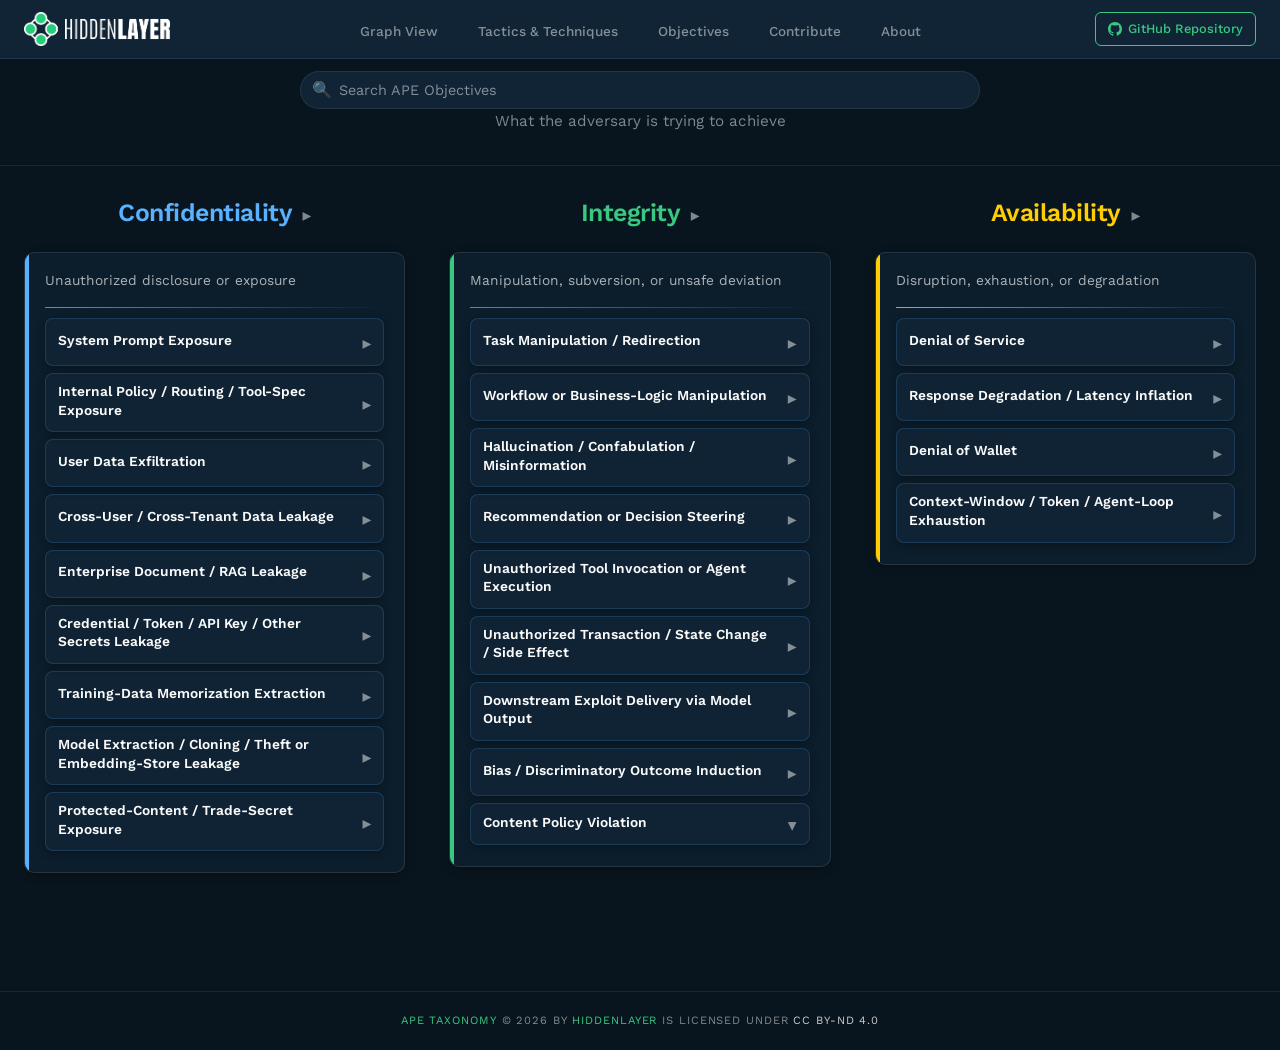
<file: docs/objectives.html>
<!DOCTYPE html>
<html lang="en">
<head>
  <meta charset="UTF-8" />
  <meta name="viewport" content="width=device-width, initial-scale=1.0" />
  <title>HiddenLayer APE Objectives</title>
  <link rel="icon" href="favicon.ico" />
  <link rel="preconnect" href="https://fonts.googleapis.com" />
  <link rel="preconnect" href="https://fonts.gstatic.com" crossorigin />
  <link href="https://fonts.googleapis.com/css2?family=Work+Sans:wght@400;500;600&family=Roboto+Mono:wght@400&display=swap" rel="stylesheet" />
  <link rel="stylesheet" href="css/main.css" />
</head>
<body>

  <header>
    <a href="/index.html" class="nav-logo-link">
      <img src="images/logo.png" alt="HiddenLayer APE Home" class="nav-logo" />
    </a>
    <div class="header-actions">
      <a href="https://github.com/hiddenlayerai/ape-taxonomy" target="_blank" rel="noopener noreferrer"
         class="header-btn">
        <svg height="14" viewBox="0 0 16 16" width="14" aria-hidden="true"><path fill-rule="evenodd" d="M8 0C3.58 0 0 3.58 0 8c0 3.54 2.29 6.53 5.47 7.59.4.07.55-.17.55-.38 0-.19-.01-.82-.01-1.49-2.01.37-2.53-.49-2.69-.94-.09-.23-.48-.94-.82-1.13-.28-.15-.68-.52-.01-.53.63-.01 1.08.58 1.23.82.72 1.21 1.87.87 2.33.66.07-.52.28-.87.51-1.07-1.78-.2-3.64-.89-3.64-3.95 0-.87.31-1.59.82-2.15-.08-.2-.36-1.02.08-2.12 0 0 .67-.21 2.2.82.64-.18 1.32-.27 2-.27.68 0 1.36.09 2 .27 1.53-1.04 2.2-.82 2.2-.82.44 1.1.16 1.92.08 2.12.51.56.82 1.27.82 2.15 0 3.07-1.87 3.75-3.65 3.95.29.25.54.73.54 1.48 0 1.07-.01 1.93-.01 2.2 0 .21.15.46.55.38A8.013 8.013 0 0016 8c0-4.42-3.58-8-8-8z"></path></svg>
        GitHub Repository
      </a>
    </div>
    
    <nav id="main-nav">
      <a href="index.html" class="nav-link">Graph View</a>
      <a href="ttps.html" class="nav-link">Tactics & Techniques</a>
      <a href="objectives.html" class="nav-link">Objectives</a>
      <a href="contribute.html" class="nav-link">Contribute</a>
      <a href="about.html" class="nav-link">About</a>
    </nav>
  </header>

  <div id="controls">
    <div class="search-wrap">
      <span class="search-icon" aria-hidden="true">&#128269;</span>
      <input
        id="search-input"
        type="text"
        placeholder="Search APE Objectives"
        autocomplete="off"
        spellcheck="false"
        aria-label="Search APE Ojectives"
      />
      <button id="clear-btn" aria-label="Clear search">&#x2715;</button>
    </div>
    <div class="section-subtitle">What the adversary is trying to achieve</div>
  </div>

  <main id="main-content">
    <div id="results-count"></div>

    <div class="content-section" id="objectives-section">
      <div class="matrix-scroll-wrap">
        <div class="matrix-scroll">
          <div id="content">
            <p style="color:var(--text-muted);padding:24px 0">Loading content…</p>
          </div>
        </div>
      </div>
    </div>

    <div id="no-results" role="status" aria-live="polite">
      <p>No results found.</p>
      <small>Try a different search term or clear the search.</small>
    </div>
  </main>

  <div id="modal-overlay" hidden>
    <div id="modal" role="dialog" aria-modal="true" aria-labelledby="modal-title">
      <div id="modal-header">
        <div id="modal-category">Objective</div>
        <button id="modal-close" type="button" aria-label="Close">×</button>
      </div>
      <div id="modal-body">
        <h2 id="modal-title"></h2>
        <div id="modal-detail"></div>
      </div>
    </div>
  </div>

  <footer class="site-footer">
    <a href="https://github.com/hiddenlayerai/ape-taxonomy" target="_blank" style="color: #37C980; text-decoration: none;">APE Taxonomy</a>
    <span>&nbsp;© 2026 by&nbsp;</span>
    <a href="https://hiddenlayer.com" target="_blank" style="color: #37C980; text-decoration: none;">HiddenLayer</a>
    <span>&nbsp;is licensed under&nbsp;</span>
    <a href="https://creativecommons.org/licenses/by-nd/4.0/" target="_blank" style="color: #ccc; text-decoration: none;">CC BY-ND 4.0</a>
  </footer>

  <script src="js/objectives.js" defer></script>
</body>
</html>
</file>
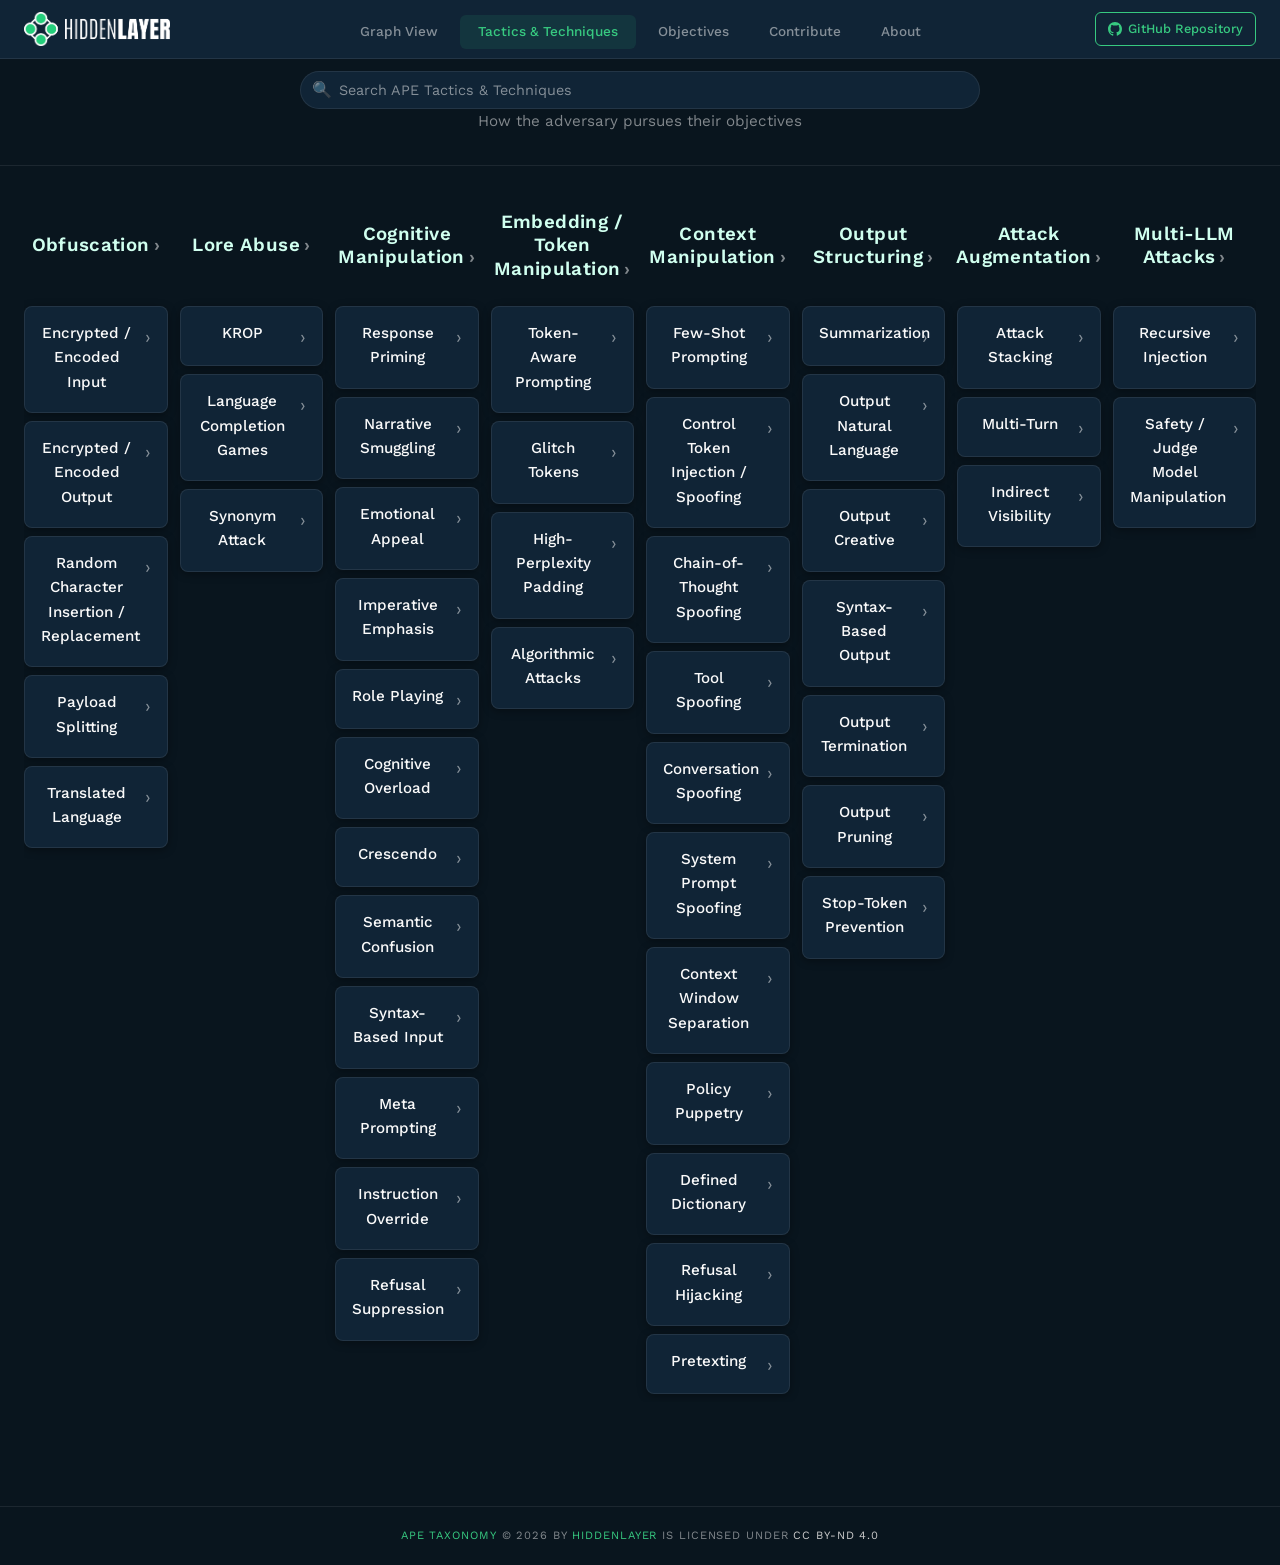
<file: docs/ttps.html>
<!DOCTYPE html>
<html lang="en">
<head>
  <meta charset="UTF-8" />
  <meta name="viewport" content="width=device-width, initial-scale=1.0" />
  <title>HiddenLayer APE</title>
  <link rel="icon" href="favicon.ico" />
  <link rel="preconnect" href="https://fonts.googleapis.com" />
  <link rel="preconnect" href="https://fonts.gstatic.com" crossorigin />
  <link href="https://fonts.googleapis.com/css2?family=Work+Sans:wght@400;500;600&family=Roboto+Mono:wght@400&display=swap" rel="stylesheet" />
  <link rel="stylesheet" href="css/main.css" />
</head>
<body>

  <!-- ── Header + Navigation ── -->
  <header>
    <a href="/index.html" class="nav-logo-link">
      <img src="images/logo.png" alt="HiddenLayer APE Home" class="nav-logo" />
    </a>
    
    <div class="header-actions">
      <a href="https://github.com/hiddenlayerai/ape-taxonomy" target="_blank" rel="noopener noreferrer"
         class="header-btn">
        <svg height="14" viewBox="0 0 16 16" width="14" aria-hidden="true"><path fill-rule="evenodd" d="M8 0C3.58 0 0 3.58 0 8c0 3.54 2.29 6.53 5.47 7.59.4.07.55-.17.55-.38 0-.19-.01-.82-.01-1.49-2.01.37-2.53-.49-2.69-.94-.09-.23-.48-.94-.82-1.13-.28-.15-.68-.52-.01-.53.63-.01 1.08.58 1.23.82.72 1.21 1.87.87 2.33.66.07-.52.28-.87.51-1.07-1.78-.2-3.64-.89-3.64-3.95 0-.87.31-1.59.82-2.15-.08-.2-.36-1.02.08-2.12 0 0 .67-.21 2.2.82.64-.18 1.32-.27 2-.27.68 0 1.36.09 2 .27 1.53-1.04 2.2-.82 2.2-.82.44 1.1.16 1.92.08 2.12.51.56.82 1.27.82 2.15 0 3.07-1.87 3.75-3.65 3.95.29.25.54.73.54 1.48 0 1.07-.01 1.93-.01 2.2 0 .21.15.46.55.38A8.013 8.013 0 0016 8c0-4.42-3.58-8-8-8z"></path></svg>
        GitHub Repository
      </a>
    </div>
    <nav id="main-nav">
      <a href="index.html" class="nav-link">Graph View</a>
      <a href="ttps.html" class="nav-link active">Tactics & Techniques</a>
      <a href="objectives.html" class="nav-link">Objectives</a>
      <a href="contribute.html" class="nav-link">Contribute</a>
      <a href="about.html" class="nav-link">About</a>
    </nav>
  </header>

  <!-- ── Search Controls ── -->
  <div id="controls">
    <div class="search-wrap">
      <span class="search-icon" aria-hidden="true">&#128269;</span>
      <input
        id="search-input"
        type="text"
        placeholder="Search APE Tactics & Techniques"
        autocomplete="off"
        spellcheck="false"
        aria-label="Search APE Tactics & Techniques"
      />
      <button id="clear-btn" aria-label="Clear search">&#x2715;</button>
    </div>
    <div class="section-subtitle">How the adversary pursues their objectives</div>
  </div>

  <!-- ── Main Content ── -->
  <main id="main-content">
    <div id="results-count"></div>

    <!-- Tactics & Techniques Section -->
    <div class="content-section" id="tactics-section">
      <div class="matrix-scroll-wrap">
        <div class="matrix-scroll">
          <div id="content">
            <p style="color:var(--text-muted);padding:24px 0">Loading content…</p>
          </div>
        </div>
      </div>
    </div>

    <div id="no-results" role="status" aria-live="polite">
      <p>No results found.</p>
      <small>Try a different search term or clear the search.</small>
    </div>
  </main>

  <footer class="site-footer">
    <a href="https://github.com/hiddenlayerai/ape-taxonomy" target="_blank" style="color: #37C980; text-decoration: none;">APE Taxonomy</a> 
    <span>&nbsp;© 2026 by&nbsp;</span>
    <a href="https://hiddenlayer.com" target="_blank" style="color: #37C980; text-decoration: none;">HiddenLayer</a>
    <span>&nbsp;is licensed under&nbsp;</span>
    <a href="https://creativecommons.org/licenses/by-nd/4.0/" target="_blank" style="color: #ccc; text-decoration: none;">CC BY-ND 4.0</a>
  </footer>
  <script type="module" src="js/main.js"></script>
</body>
</html>
</file>
<file: docs/css/main.css>
/* ============================================================
   HiddenLayer APE Stylesheet

   Organization
   1. Design Tokens
   2. Reset & Base
   3. Header & Navigation
   4. Search & Results
   5. Page Layout
   6. Matrix & Categories
   7. Cards & Accordions
   8. Objectives Page
   9. Industry Page
   10. Modal & Prompt Examples
   11. Graph Page
   12. Detail Pages
   13. Contribute Page
   14. About Page
   15. Animations
   16. Responsive Breakpoints
   17. Footer & Floating Actions
   ============================================================ */

/* ============================================================
   Design Tokens
   ============================================================ */
:root {
  --bg:           #09151E;
  --bg-card:      #102436;
  --bg-header:    #09151E;
  --accent:       #37C980;
  --accent-dim:   #37C980;
  --text:         #FAFAFA;
  --text-muted:   rgba(250,250,250,0.5);
  --border:       rgba(250,250,250,0.08);
  --highlight-bg: rgba(55, 201, 128, 0.25);
  --highlight-color: #37C980;
  --shadow-card:  0 2px 8px rgba(0,0,0,0.35);
  --shadow-hover:  0 6px 20px rgba(0,0,0,0.55);
  --radius:       8px;
  --font:         'Work Sans', system-ui, sans-serif;
  --transition:   0.2s ease;
}

/* ============================================================
   Reset & Base
   ============================================================ */
*, *::before, *::after { box-sizing: border-box; margin: 0; padding: 0; }

html { font-size: 16px; scroll-behavior: smooth; }

body {
  font-family: var(--font);
  background: var(--bg);
  color: var(--text);
  min-height: 100vh;
  display: grid; 
  grid-template-rows: auto minmax(0, 1fr) auto;
  flex-direction: column;
  line-height: 1.6;
  overflow-x: hidden;
}

a:hover { text-decoration: underline; }

mark {
  background: var(--highlight-bg);
  color: var(--highlight-color);
  border-radius: 2px;
  padding: 0 1px;
}

footer a:hover {
  color: var(--text);
}

#modal-body {
  padding: 20px 18px;
  overflow-y: auto;
}

.modal-examples-list li a:hover {
  text-decoration: underline;
}

.detail-breadcrumbs a:hover {
  color: var(--text);
}

.detail-meta h2 {
  margin: 0 0 10px;
  font-size: 0.98rem;
  color: var(--text);
}

body:has(#controls) {
  grid-template-rows: auto auto minmax(0, 1fr) auto;
}

html,
body {
  width: 100%;
  max-width: 100%;
  overflow-x: hidden;
}

/* ============================================================
   Header & Navigation
   ============================================================ */
header {
  background: #102436;
  border-bottom: 1px solid var(--border);
  padding: 9px 24px;
  display: grid;
  grid-template-columns: auto 1fr auto;
  grid-template-rows: auto auto;
  align-items: center;
  column-gap: 16px;
  row-gap: 6px;
  position: sticky;
  top: 0;
  z-index: 100;
}

header > .nav-logo { grid-column: 1; grid-row: 1 / 3; align-self: center; }

.header-center { grid-column: 2; grid-row: 1; }

.header-actions { grid-column: 3; grid-row: 1 / 3; align-self: center; }

header > #main-nav { grid-column: 2; grid-row: 2; display: flex; justify-content: center; gap: 4px; }

.header-center {
  display: flex;
  flex-direction: column;
  align-items: center;
  gap: 18px;
  min-width: 0;
}

.header-actions {
  display: flex;
  flex-direction: column;
  align-items: stretch;
  gap: 8px;
  flex-shrink: 0;
}

.header-btn {
  display: inline-flex;
  align-items: center;
  justify-content: center;
  gap: 6px;
  font-size: clamp(0.72rem, 1.3vw, 0.8rem);
  font-weight: 500;
  font-family: var(--font);
  color: var(--accent);
  border: 1px solid var(--accent);
  border-radius: 6px;
  padding: 6px 12px;
  min-height: 32px;
  white-space: nowrap;
  text-decoration: none;
  transition: background var(--transition), color var(--transition);
}

.header-btn:hover {
  background: var(--accent);
  color: var(--bg);
  text-decoration: none;
}

.header-btn svg {
  fill: currentColor;
  flex-shrink: 0;
}

#site-title {
  font-size: clamp(1.2rem, 2.5vw, 1.8rem);
  line-height: 1.25;
  font-weight: 600;
  color: #FAFAFA;
  letter-spacing: -0.01em;
  text-align: center;
}

.matrix-scroll .category-header {
  height: 96px;
  min-height: 96px;
  max-height: 96px;
  display: flex;
  align-items: center;
  justify-content: center;
  padding: 8px 6px;
  margin-bottom: 12px;
  text-align: center;
}

#objectives-content .category-header {
  padding: 0;
  margin-bottom: 0;
  min-width: 0;
  width: 100%;
  min-height: 150px;
  display: flex;
  align-items: center;
  justify-content: center;
  gap: 12px;
}

.card:hover > .card-header .card-name,
.card:hover > .objective-expand-toggle .card-name {
  color: var(--accent);
}

.card-header {
  display: flex;
  align-items: flex-start;
  justify-content: space-between;
  gap: 12px;
  padding: 14px 16px;
  cursor: pointer;
  user-select: none;
  -webkit-user-select: none;
}

.card-header-text { flex: 1; min-width: 0; }

#modal-header {
  display: flex;
  align-items: center;
  justify-content: space-between;
  padding: 14px 18px;
  border-bottom: 1px solid var(--border);
  flex-shrink: 0;
}

header > #main-nav {
  position: static;
  background: none;
  border: none;
  padding: 0;
  min-height: auto;
}

header > .nav-logo-link {
  grid-column: 1;
  grid-row: 1 / 3;
  align-self: center;
}

.nav-logo {
  height: clamp(22px, 4vw, 34px);
  width: auto;
  display: block;
}

.nav-logo-link {
  display: inline-block;
}

.nav-logo-link:hover {
  text-decoration: none;
}

.nav-link {
  font-size: clamp(0.75rem, 1.4vw, 0.85rem);
  font-weight: 500;
  color: var(--text-muted);
  padding: 6px 18px;
  border-radius: 6px;
  text-decoration: none;
  transition: color var(--transition), background var(--transition);
}

.nav-link:hover {
  color: var(--text);
  text-decoration: none;
}

.nav-link.active {
  color: var(--accent);
  background: rgba(55,201,128,0.1);
}

.detail-nav-section-title {
  font-size: 0.7rem;
  letter-spacing: 0.08em;
  text-transform: uppercase;
  color: var(--text-muted);
  margin: 0 6px 10px;
}

.detail-example-header {
  display: flex;
  justify-content: space-between;
  align-items: center;
  gap: 12px;
  padding: 10px 14px;
  border-bottom: 1px solid var(--border);
  color: var(--text-muted);
  font-size: 0.7rem;
  text-transform: uppercase;
  letter-spacing: 0.08em;
}

.detail-objective-nav-item.depth-1 {
  margin-bottom: 2px;
}

.detail-objective-nav-item.depth-1 .detail-technique-link {
  border-radius: 6px;
}

.detail-example-header.standalone {
  margin-bottom: 12px;
  border: 1px solid var(--border);
  border-radius: 12px;
  background: var(--bg);
}

.category-name-btn,
.card-header {
  color: inherit;
  text-decoration: none;
}

.category-name-btn:hover,
.card-header:hover {
  text-decoration: none;
}

.matrix-scroll .objective-category .category-header {
  height: 104px;
  min-height: 104px;
  max-height: 104px;
  padding: 8px 6px;
}

.objective-card .card-header,
.objective-card-header {
  width: 100%;
  max-width: 100%;
  border: 0;
  background: transparent;
  color: inherit;
  font-family: var(--font);
}

.objective-category,
.objective-card,
.objective-card .card-header,
.objective-card-header,
.objective-impact-btn,
.objective-impact-name,
.objective-card .card-name {
  min-width: 0;
  max-width: 100%;
}

.objective-card .card-header {
  align-items: center;
  min-height: 58px;
}

.integrity-domain-header {
  display: flex;
  gap: 14px;
  align-items: flex-start;
}

.integrity-domain .objective-card .card-header {
  min-height: 40px;
  padding: 8px 12px;
}

header {
  position: relative;
  display: grid;
  grid-template-columns: 220px 1fr 220px;
  align-items: center;
  padding: 9px 24px;
}

header > #main-nav {
  grid-column: 2;
  display: flex;
  justify-content: center;
  align-items: center;
  gap: 4px;
}

.header-actions {
  position: absolute;
  right: 24px;
  top: 50%;
  transform: translateY(-50%);
}

.nav-logo-link {
  grid-column: 1;
  justify-self: start;
}

.header-actions {
  grid-column: 3;
  justify-self: end;

  position: static;
  transform: none;
}

.integrity-domain-header,
.objective-subtype-header {
  gap: 0;
}

.objective-group-header {
  display: flex;
  align-items: center;
  justify-content: flex-start;
}

.objective-nested-panel .objective-card .card-header {
  min-height: 38px;
  padding: 8px 10px;
}

#content.objectives-matrix .objective-impact-group .objective-card .card-header {
  min-height: 40px;
  padding: 8px 12px;
}

.card:hover > .card-header .card-name,
.card:hover > .objective-expand-toggle .card-name {
  color: var(--accent);
}

.objective-nested-panel .card:hover > .card-header .card-name,
.objective-nested-panel .card:hover > .objective-expand-toggle .card-name {
  color: var(--accent);
}

.detail-nav-section-title {
  margin: 0 6px 14px;
  font-size: 0.72rem;
  font-weight: 500;
  letter-spacing: 0.12em;
  text-transform: uppercase;
  color: rgba(250, 250, 250, 0.52);
}

/* ============================================================
   Search & Results
   ============================================================ */
#controls {
  background: var(--bg);
  border-bottom: 1px solid var(--border);
  padding: 12px 24px;
}

.search-wrap {
  max-width: 680px;
  margin: 0 auto;
  position: relative;
  display: flex;
  align-items: center;
}

.search-icon {
  position: absolute;
  left: 12px;
  color: var(--text-muted);
  pointer-events: none;
  font-size: 1rem;
}

#search-input,
#graph-search-input {
  width: 100%;
  padding: 10px 44px 10px 38px;
  background: var(--bg-card);
  border: 1px solid var(--border);
  border-radius: 24px;
  color: var(--text);
  font-size: 0.9rem;
  font-family: var(--font);
  outline: none;
  transition: border-color var(--transition), box-shadow var(--transition);
}

#search-input::placeholder,
#graph-search-input::placeholder { color: var(--text-muted); }

#search-input:focus,
#graph-search-input:focus {
  border-color: var(--accent);
  box-shadow: 0 0 0 3px rgba(55,201,128,0.15);
}

#clear-btn,
#graph-clear-btn {
  position: absolute;
  right: 8px;
  background: none;
  border: none;
  color: var(--text-muted);
  cursor: pointer;
  font-size: 1rem;
  padding: 8px;
  border-radius: 50%;
  display: none;
  line-height: 1;
  transition: color var(--transition);
}

#clear-btn:hover,
#graph-clear-btn:hover { color: var(--text); }

#clear-btn.visible,
#graph-clear-btn.visible { display: block; }

#results-count {
  font-size: 0.8rem;
  color: var(--text-muted);
  margin-bottom: 16px;
  min-height: 1.2em;
}

#content.search-mode {
  display: flex;
  flex-direction: column;
  align-items: stretch;
  max-width: 800px;
  margin: 0 auto;
  width: 100%;
  gap: 0;
}

#content.search-mode .search-result-card {
  width: 100%;
  margin-bottom: 8px;
}

.search-result-tactic {
  font-size: 0.7rem;
  font-weight: 500;
  text-transform: uppercase;
  letter-spacing: 0.07em;
  color: var(--accent);
  margin-bottom: 3px;
}

.search-result-name {
  text-align: left !important;
  font-size: 1rem !important;
  margin-bottom: 0 !important;
}

.search-result-snippet {
  font-size: 0.82rem;
  color: var(--text-muted);
  line-height: 1.55;
  margin-top: 5px;
  display: -webkit-box;
  -webkit-line-clamp: 2;
  -webkit-box-orient: vertical;
  overflow: hidden;
}

#no-results {
  text-align: center;
  padding: 60px 24px;
  color: var(--text-muted);
  display: none;
}

#no-results.visible { display: block; }

#no-results p { font-size: 1rem; margin-bottom: 8px; }

#no-results small { font-size: 0.8rem; }

#graph-controls .search-wrap { width: 100%; max-width: 800px; }

#graph-results-count {
  font-size: 0.8rem;
  color: var(--text-muted);
  margin-bottom: 10px;
  min-height: 1.2em;
}

#graph-no-results {
  text-align: center;
  padding: 32px 24px;
  color: var(--text-muted);
}

#graph-no-results[hidden] { display: none; }

#graph-no-results p { font-size: 1rem; margin-bottom: 8px; }

#graph-no-results small { font-size: 0.8rem; }

#graph-svg.searching .graph-node {
  opacity: 0.08;
  transition: opacity 0.2s ease;
}

#graph-svg.searching .graph-node.match {
  opacity: 1;
}

#graph-svg.searching .edge-tactic,
#graph-svg.searching .edge-tech {
  opacity: 0.04;
}

#graph-svg.searching .edge-tech.match {
  opacity: 1;
}

#graph-svg.searching .edge-tactic.match {
  opacity: 1;
  stroke-opacity: 1;
  stroke-width: 2.5;
}

#graph-svg.searching .graph-node-center {
  opacity: 1;
}

.detail-sidebar-search {
  width: 100%;
  padding: 10px 12px;
  background: var(--bg);
  border: 1px solid var(--border);
  border-radius: 10px;
  color: var(--text);
  font-size: 0.9rem;
  font-family: var(--font);
  outline: none;
  margin-bottom: 16px;
  transition: border-color var(--transition), box-shadow var(--transition);
}

.detail-sidebar-search:focus {
  border-color: var(--accent);
  box-shadow: 0 0 0 3px rgba(55,201,128,0.15);
}

.detail-sidebar-search::placeholder {
  color: var(--text-muted);
}

#results-count:empty {
  display: none;
}

/* ============================================================
   Page Layout
   ============================================================ */
main {
  flex: 1;
  padding-top: 8px;
  width: 100%;
  max-width: 1800px;
  margin-left: auto;
  margin-right: auto;
  overflow-x: auto;
  min-height: 0;
  overflow-y: auto;
  align-self: start;
}

.content-section {
  margin-bottom: 72px;
}

.section-label {
  font-size: clamp(1.2rem, 2.5vw, 1.8rem);
  font-weight: 600;
  letter-spacing: 0.02em;
  color: #37C980;
  border-bottom: 1px solid var(--border);
  padding-bottom: 10px;
  margin-bottom: 8px;
  text-align: center;
}

.section-subtitle {
  font-size: 0.95rem;
  font-weight: 400;
  color: var(--text-muted);
  text-align: center;
  margin-bottom: 20px;
}

.content-section:first-of-type {
  margin-top: 0;
}

main {
  overflow-x: hidden;
}

/* ============================================================
   Matrix & Categories
   ============================================================ */
.matrix-scroll-wrap {
  position: relative;
}

.matrix-scroll-wrap::before,
.matrix-scroll-wrap::after {
  content: '';
  position: absolute;
  top: 0;
  bottom: 0;
  width: 32px;
  pointer-events: none;
  z-index: 10;
  transition: opacity 0.25s ease;
}

.matrix-scroll-wrap::before {
  left: 0;
  background: linear-gradient(to right, var(--bg), transparent);
  opacity: 0;
}

.matrix-scroll-wrap::after {
  right: 0;
  background: linear-gradient(to left, var(--bg), transparent);
  opacity: 0;
}

.matrix-scroll-wrap.scroll-fade-left::before { opacity: 1; }

.matrix-scroll-wrap.scroll-fade-right::after { opacity: 1; }

.matrix-scroll {
  overflow-x: auto;
  scrollbar-width: thin;
  scrollbar-color: var(--accent) var(--bg-card);
}

.matrix-scroll::-webkit-scrollbar {
  display: block;
  height: 10px;
}

.matrix-scroll::-webkit-scrollbar-track {
  background: var(--bg-card);
  border-radius: 999px;
}

.matrix-scroll::-webkit-scrollbar-thumb {
  background: var(--accent);
  border-radius: 999px;
}

.matrix-scroll .category {
  display: flex;
  flex-direction: column;
}

.matrix-scroll .category-name-btn {
  width: 100%;
  height: 100%;
  display: flex;
  align-items: center;
  justify-content: center;
}

.matrix-scroll .category-name {
  display: block;
  line-height: 1.25;
  white-space: normal;
  word-break: normal;
  overflow-wrap: break-word;
  text-align: center;
}

#content {
  display: grid;
  grid-template-columns: repeat(8, minmax(0, 1fr));
  align-items: flex-start;
  gap: 12px;
  width: 100%;
  align-content: start;
}

.category {
  min-width: 0;
}

#objectives-content .category {
  flex: unset;
  width: 100%;
  max-width: none;
  min-width: 0;
  background: var(--bg-card);
  border: 1px solid var(--border);
  border-radius: var(--radius);
  box-shadow: var(--shadow-card);
  padding: 18px 18px;
  transition: box-shadow var(--transition), border-color var(--transition);
  cursor: pointer;
  display: flex;
  align-items: stretch;
}

#objectives-content .category:hover {
  box-shadow: var(--shadow-hover);
  border-color: rgba(250,250,250,0.15);
}

#objectives-content .category-name {
  color: #D0FFEF;
  text-align: center;
  min-width: 0;
  flex: 1 1 auto;
  white-space: normal;
  overflow-wrap: break-word; 
  word-break: normal; 
  line-height: 1.32;
}

#objectives-content .category:hover .category-name {
  color: var(--accent);
}

.category-name {
  font-size: 1.17rem;
  font-weight: 600;
  color: #D0FFEF;
  letter-spacing: 0.02em;
  text-align: center;
}

.category-name-btn {
  display: inline-flex;
  align-items: center;
  gap: 5px;
  cursor: pointer;
  border-radius: 4px;
  user-select: none;
  -webkit-user-select: none;
  transition: color var(--transition);
}

.category-name-btn:hover .category-name,
.category-name-btn:focus .category-name {
  color: var(--accent);
}

.tactic-arrow {
  flex-shrink: 0;
  font-size: 1.1rem;
  color: var(--text-muted);
  line-height: 1;
  margin-left: 4px;
  transition: color var(--transition);
}

.category-name-btn:hover .tactic-arrow,
.category-name-btn:focus .tactic-arrow {
  color: var(--accent);
}

#content.objectives-matrix {
  grid-template-columns: repeat(4, minmax(0, 1fr));
  gap: 12px;
  width: 100%;
  min-width: 0;
}

#content.objectives-matrix {
  grid-template-columns: repeat(3, minmax(300px, 1fr));
  gap: 44px;
  align-items: start;
  max-width: 1680px;
  margin: 0 auto;
}

#content.objectives-matrix .objective-column-heading {
  min-height: 52px !important;
  margin-bottom: 2px !important;
}

#content.objectives-matrix 
.objective-category[data-impact-id="HLG02"] 
.objective-impact-group::before {
  background: #37C980;
}

#content.objectives-matrix 
.objective-category[data-impact-id="HLG01"] 
.objective-impact-name {
  color: #59B2FF;
}

#content.objectives-matrix 
.objective-category[data-impact-id="HLG02"] 
.objective-impact-name {
  color: #37C980;
}

#content.objectives-matrix 
.objective-category[data-impact-id="HLG03"] 
.objective-impact-name {
  color: #FFCE02;
}

#content.objectives-matrix 
.objective-category[data-impact-id="HLG01"] 
.objective-heading-link:hover 
.objective-impact-name {
  color: #A8DBFF;
  text-shadow: 0 0 10px rgba(89,178,255,0.35);
}

#content.objectives-matrix 
.objective-category[data-impact-id="HLG02"] 
.objective-heading-link:hover 
.objective-impact-name {
  color: #8DFFC2;
  text-shadow: 0 0 10px rgba(55,201,128,0.35);
}

#content.objectives-matrix 
.objective-category[data-impact-id="HLG03"] 
.objective-heading-link:hover 
.objective-impact-name {
  color: #FFF07A;
  text-shadow: 0 0 10px rgba(255,206,2,0.35);
}

#content.objectives-matrix .objective-category .objective-column-heading {
  display: flex;
  justify-content: center;
  align-items: flex-start;
  text-align: center;
}

#content.objectives-matrix .objective-category .objective-heading-link {
  width: 100%;
  display: flex;
  flex-direction: column;
  align-items: center !important;
  justify-content: flex-start;
  text-align: center !important;
}

#content.objectives-matrix .objective-category .objective-heading-copy {
  width: 100%;
  display: flex;
  flex-direction: column;
  align-items: center !important;
  text-align: center !important;
}

#content.objectives-matrix .objective-category .objective-impact-name,
#content.objectives-matrix .objective-category .objective-impact-description {
  width: 100%;
  text-align: center !important;
}

#content.objectives-matrix .objective-impact-group {
  position: relative;
  padding: 18px 20px 14px;
  margin-bottom: 14px;
  background: rgba(16, 36, 54, 0.62);
  border: 1px solid rgba(250, 250, 250, 0.10);
  border-radius: 10px;
  box-shadow: var(--shadow-card);
  overflow: hidden;
}

#content.objectives-matrix .objective-impact-group::before {
  content: '';
  position: absolute;
  inset: 0 auto 0 0;
  width: 4px;
  background: var(--domain-accent, var(--accent));
}

#content.objectives-matrix .objective-impact-group-confidentiality {
  --domain-accent: #59B2FF;
}

#content.objectives-matrix .objective-impact-group-integrity {
  --domain-accent: #37C980;
}

#content.objectives-matrix .objective-impact-group-availability {
  --domain-accent: #FFCE02;
}

#content.objectives-matrix .objective-impact-group .objective-group-description {
  display: block;
  font-size: 0.86rem;
  line-height: 1.45;
  color: rgba(250, 250, 250, 0.68);
}

#content.objectives-matrix .objective-impact-group .integrity-domain-divider {
  height: 1px;
  margin: 16px 0 10px;
  background: linear-gradient(to right, var(--domain-accent), transparent);
  opacity: 0.8;
}

#content.objectives-matrix .objective-impact-group > .objective-subtype-cards,
#content.objectives-matrix .objective-impact-group .objective-subtype-cards {
  position: relative;
}

#content.objectives-matrix .objective-impact-group .objective-card {
  margin-bottom: 7px;
  background: rgba(16, 36, 54, 0.9);
}

#content.objectives-matrix .objective-impact-group .objective-card .card-name {
  font-size: 0.86rem;
}

/* ============================================================
   Cards & Accordions
   ============================================================ */
#objectives-content .card-chevron {
  flex: 0 0 auto;
  align-self: center;
}

.card {
  background: var(--bg-card);
  border: 1px solid var(--border);
  border-radius: var(--radius);
  margin-bottom: 8px;
  box-shadow: var(--shadow-card);
  transition: box-shadow var(--transition), border-color var(--transition);
  overflow: hidden;
}

.card:hover {
  box-shadow: var(--shadow-hover);
  border-color: rgba(250,250,250,0.15);
}

.card-name {
  font-size: 0.95rem;
  font-weight: 500;
  color: #FAFAFA;
  margin-bottom: 4px;
  text-align: center;
}

.card-chevron {
  flex-shrink: 0;
  color: var(--text-muted);
  font-size: 1.1rem;
  margin-top: 2px;
}

.card-share {
  display: inline-flex;
  align-items: center;
  gap: 5px;
  font-size: 0.75rem;
  color: var(--text-muted);
  cursor: pointer;
  margin-top: 12px;
  padding: 6px 10px;
  border-radius: 4px;
  transition: color var(--transition), background var(--transition);
  background: none;
  border: none;
  font-family: var(--font);
}

.card-share:hover { color: var(--accent); background: rgba(55,201,128,0.08); }

.objective-card .card-name {
  line-height: 1.35;
}

.objective-impact-name,
.objective-card .card-name {
  overflow-wrap: anywhere;
}

.objective-card .card-name {
  text-align: left;
  font-weight: 600;
  line-height: 1.35;
}

.integrity-domain .objective-card .card-name {
  font-size: 0.86rem;
}

.objective-expand-toggle {
  width: 100%;
  border: 0;
  background: transparent;
  color: inherit;
  font-family: var(--font);
}

.objective-card-expandable > .objective-expand-toggle {
  cursor: pointer;
}

.objective-card-expandable.expanded > .objective-expand-toggle .objective-expand-chevron {
  color: var(--accent);
}

.objective-expand-chevron {
  transition: transform var(--transition), color var(--transition);
}

.objective-nested-panel {
  padding: 0 12px 10px 12px;
  border-top: 1px solid rgba(250, 250, 250, 0.08);
}

.objective-nested-panel[hidden] {
  display: none;
}

.objective-nested-panel .objective-card {
  margin: 8px 0 0;
  background: rgba(9, 21, 30, 0.42);
  border-color: rgba(250, 250, 250, 0.09);
  box-shadow: none;
}

.objective-nested-panel .objective-card .card-name {
  font-size: 0.82rem;
}

.objective-nested-panel .objective-nested-panel {
  margin-left: 8px;
  padding-right: 0;
}

.card:hover .objective-nested-panel .card-name {
  color: #FAFAFA;
}

.card-chevron,
.objective-expand-chevron {
  transform: none !important;
  transition: color var(--transition);
}

.objective-card-expandable.expanded > .objective-expand-toggle .objective-expand-chevron {
  transform: none !important;
  color: var(--accent);
}

.objective-nested-panel {
  position: relative;
  margin-left: 12px;
  padding: 0 12px 10px 14px;
  border-top: 1px solid rgba(250, 250, 250, 0.08);
}

.objective-nested-panel::before {
  content: '';
  position: absolute;
  top: 10px;
  bottom: 10px;
  left: 0;
  width: 2px;
  border-radius: 999px;
  background: rgba(55, 201, 128, 0.28);
}

.objective-card-expandable.expanded > .objective-nested-panel::before {
  background: rgba(55, 201, 128, 0.55);
  box-shadow: 0 0 10px rgba(55, 201, 128, 0.18);
}

/* ============================================================
   Objectives Page
   ============================================================ */
#objectives-content {
  display: grid;
  grid-template-columns: repeat(5, 1fr);
  gap: 12px;
  width: 100%;
  margin: 0 auto;
}

.detail-technique-list,
.detail-objective-subtype-list {
  list-style: none;
  margin: 0;
  padding: 0;
}

.detail-objective-subtype-list {
  margin: 4px 0 10px 14px;
  padding-left: 12px;
  border-left: 3px solid rgba(55, 201, 128, 0.28);
}

.detail-objective-subtype-list .detail-technique-link {
  padding: 7px 10px;
  font-size: 0.82rem;
  line-height: 1.45;
  color: rgba(250, 250, 250, 0.78);
}

.detail-objective-subtype-list .detail-technique-link:hover {
  color: var(--text);
  background: rgba(55, 201, 128, 0.08);
}

.detail-objective-subtype-list .detail-technique-link.active {
  color: var(--text);
  background: rgba(55, 201, 128, 0.16);
  box-shadow: inset 3px 0 0 var(--accent);
}

.detail-objective-child-indicator,
.detail-objective-child-spacer {
  display: inline-block;
  width: 12px;
  margin-right: 6px;
  color: var(--text-muted);
}

.objective-category {
  min-width: 0;
  width: 100%;
}

.objective-impact-btn {
  width: 100%;
  border: 0;
  background: transparent;
  color: inherit;
  font-family: var(--font);
}

.objective-impact-name {
  font-size: 1.08rem;
  line-height: 1.28;
}

.objective-impact-name,
.objective-impact-description {
  text-align: left;
}

.objective-category {
  background: transparent;
  border: 0;
  box-shadow: none;
}

.objective-column-heading {
  min-height: 64px;
  margin-bottom: 4px;
}

.objective-heading-link {
  display: flex;
  flex-direction: column;
  align-items: flex-start;
  text-align: left;
  gap: 4px;
}

.objective-heading-link:hover {
  text-decoration: none;
}

.objective-heading-icon {
  width: 64px;
  height: 64px;
  border-radius: 50%;
  display: inline-flex;
  align-items: center;
  justify-content: center;
  flex: 0 0 64px;
  color: var(--accent);
  background: rgba(55, 201, 128, 0.08);
  border: 1px solid rgba(55, 201, 128, 0.42);
  box-shadow: 0 0 28px rgba(55, 201, 128, 0.08);
  font-size: 1.55rem;
}

.objective-heading-copy {
  align-items: flex-start;
}

.objective-impact-name {
  display: block;
  text-align: left;
  color: var(--text);
  font-size: clamp(1.2rem, 2vw, 1.55rem);
  line-height: 1.2;
  letter-spacing: -0.02em;
}

.objective-heading-link:hover .objective-impact-name {
  color: var(--accent);
}

.objective-impact-description {
  display: block;
  color: rgba(250, 250, 250, 0.68);
  font-size: 0.95rem;
  line-height: 1.45;
}

.objective-card {
  margin-bottom: 10px;
  background: linear-gradient(180deg, rgba(19, 43, 64, 0.96), rgba(16, 36, 54, 0.96));
  border-color: rgba(89, 178, 255, 0.18);
}

.integrity-domain {
  position: relative;
  padding: 18px 20px 14px;
  margin-bottom: 14px;
  background: rgba(16, 36, 54, 0.62);
  border: 1px solid rgba(250, 250, 250, 0.10);
  border-radius: 10px;
  box-shadow: var(--shadow-card);
  overflow: hidden;
}

.integrity-domain::before {
  content: '';
  position: absolute;
  inset: 0 auto 0 0;
  width: 4px;
  background: var(--domain-accent, var(--accent));
}

.integrity-domain-behavioral {
  --domain-accent: #FF9F2E;
}

.integrity-domain-system {
  --domain-accent: #A997FF;
}

.integrity-domain-other {
  --domain-accent: #B2C4D4;
}

.integrity-domain-icon {
  width: 42px;
  height: 42px;
  border-radius: 50%;
  display: inline-flex;
  align-items: center;
  justify-content: center;
  flex: 0 0 42px;
  color: var(--domain-accent);
  border: 1px solid color-mix(in srgb, var(--domain-accent) 45%, transparent);
  background: color-mix(in srgb, var(--domain-accent) 12%, transparent);
  font-size: 1.1rem;
}

.integrity-domain-copy {
  display: flex;
  flex-direction: column;
  gap: 4px;
  min-width: 0;
}

.integrity-domain-title {
  color: var(--domain-accent);
  font-weight: 700;
  font-size: 1rem;
  line-height: 1.25;
}

.integrity-domain-description {
  color: rgba(250, 250, 250, 0.68);
  font-size: 0.86rem;
  line-height: 1.45;
}

.integrity-domain-divider {
  height: 1px;
  margin: 16px 0 10px;
  background: linear-gradient(to right, var(--domain-accent), transparent);
  opacity: 0.8;
}

.integrity-domain .objective-card {
  margin-bottom: 7px;
  background: rgba(16, 36, 54, 0.9);
}

.detail-brand-logo,
.objective-heading-icon,
.integrity-domain-icon {
  display: none !important;
}

.objective-heading-link {
  display: flex;
  flex-direction: column;
  align-items: flex-start;
  text-align: left;
  gap: 4px;
}

.objective-heading-copy {
  display: flex;
  flex-direction: column;
  align-items: flex-start;
}

.objective-impact-name,
.objective-impact-description {
  text-align: left;
}

.objective-column-heading {
  min-height: 70px;
}

.objective-group-description {
  font-size: 0.86rem;
  line-height: 1.45;
  color: rgba(250, 250, 250, 0.68);
}

.detail-objective-subtype-list {
  margin: 4px 0 10px 14px;
  padding-left: 12px;
  border-left: 3px solid rgba(55, 201, 128, 0.28);
}

.detail-objective-subtype-list .detail-technique-link {
  padding: 7px 10px;
  font-size: 0.82rem;
  line-height: 1.45;
  color: rgba(250, 250, 250, 0.78);
}

.detail-objective-subtype-list .detail-technique-link.active {
  background: rgba(55, 201, 128, 0.16);
  box-shadow: inset 3px 0 0 var(--accent);
  color: var(--text);
}

.detail-selector-panel {
  margin-bottom: 24px;
}

/* ============================================================
   Industry Page
   ============================================================ */
#industry-grid {
  display: grid;
  grid-template-columns: repeat(3, 1fr);
  gap: 12px;
  width: 100%;
}

.industry-placeholder {
  background: var(--bg-card);
  border: 1px solid var(--border);
  border-radius: var(--radius);
  box-shadow: var(--shadow-card);
  padding: 14px 16px;
  min-height: 100px;
  display: flex;
  align-items: center;
  justify-content: center;
  gap: 8px;
  cursor: pointer;
  transition: box-shadow var(--transition), border-color var(--transition);
}

.industry-placeholder:hover {
  box-shadow: var(--shadow-hover);
  border-color: rgba(250,250,250,0.15);
}

.industry-name {
  font-size: 1.17rem;
  font-weight: 600;
  letter-spacing: 0.02em;
  color: #D0FFEF;
  text-align: center;
  overflow-wrap: break-word;
}

.industry-placeholder:hover .industry-name {
  color: var(--accent);
}

/* ============================================================
   Modal & Prompt Examples
   ============================================================ */
#modal-overlay {
  position: fixed;
  inset: 0;
  z-index: 200;
  background: rgba(0,0,0,0.65);
  display: flex;
  align-items: center;
  justify-content: center;
  padding: 24px;
}

#modal-overlay[hidden] { display: none; }

#modal {
  background: var(--bg-card);
  border: 1px solid var(--border);
  border-radius: var(--radius);
  box-shadow: 0 24px 64px rgba(0,0,0,0.6);
  width: 100%;
  max-width: 960px;
  max-height: 85vh;
  display: flex;
  flex-direction: column;
  overflow: hidden;
}

#modal-category {
  font-size: 0.92rem;
  color: var(--text-muted);
  text-transform: uppercase;
  letter-spacing: 0.06em;
}

#modal-close {
  background: none;
  border: none;
  color: var(--text-muted);
  font-size: 1rem;
  cursor: pointer;
  padding: 10px 12px;
  border-radius: 4px;
  line-height: 1;
  transition: color var(--transition);
}

#modal-close:hover { color: var(--text); }

#modal-title {
  font-size: 1.6rem;
  font-weight: 600;
  color: var(--accent);
  margin-bottom: 14px;
  line-height: 1.3;
}

#modal-detail {
  font-size: 1.1rem;
  color: var(--text-muted);
  line-height: 1.75;
  white-space: pre-wrap;
}

.modal-examples-label {
  font-size: 0.95rem;
  font-weight: 600;
  letter-spacing: 0.08em;
  text-transform: uppercase;
  color: var(--accent);
  margin-top: 20px;
  margin-bottom: 8px;
}

.modal-tactic-name {
  font-size: 1rem;
  color: var(--text);
}

.modal-examples-list {
  margin: 0;
  padding-left: 1.25em;
  display: flex;
  flex-direction: column;
  gap: 6px;
}

.modal-examples-list li {
  font-size: 1.1rem;
  color: var(--text-muted);
  line-height: 1.6;
}

.modal-examples-list li a {
  color: var(--accent);
  text-decoration: none;
  word-break: break-all;
}

#modal-tags {
  display: flex;
  flex-wrap: wrap;
  gap: 6px;
  margin-top: 16px;
}

#modal-share {
  margin-top: 16px;
}

.modal-example-num {
  font-size: 0.75rem;
  font-weight: 500;
  color: var(--text-muted);
  margin-top: 16px;
  margin-bottom: 2px;
  text-transform: uppercase;
  letter-spacing: 0.05em;
}

.modal-example-code {
  margin-top: 8px;
  background: #FAFAFA;
  border-radius: var(--radius);
  padding: 14px 16px;
  overflow-x: auto;
  white-space: pre-wrap;
  word-break: break-word;
}

.modal-example-code code {
  font-family: 'Roboto Mono', monospace;
  font-size: 1rem;
  color: #102436;
  line-height: 1.7;
}

.modal-example-disclaimer {
  font-size: 0.8rem;
  color: var(--text-muted);
  margin: 6px 0 0;
  line-height: 1.5;
}

/* ============================================================
   Graph Page
   ============================================================ */
.graph-page main {
  overflow-x: auto;
}

.graph-page #graph-main {
  height: calc(100vh - 300px);
  min-height: 0;
  overflow: hidden;
}

#graph-controls {
  background: var(--bg);
  border-bottom: 1px solid var(--border);
  padding: 12px 24px 10px;
  display: flex;
  flex-direction: column;
  align-items: center;
  gap: 10px;
}

#graph-legacy-btn,
#graph-reset-btn {
  background: var(--bg-card);
  border: 1px solid var(--border);
  border-radius: var(--radius);
  color: var(--text-muted);
  cursor: pointer;
  font-size: 0.8rem;
  font-family: var(--font);
  padding: 6px 10px;
  line-height: 1;
  transition: color var(--transition), border-color var(--transition);
}

#graph-legacy-btn:hover,
#graph-reset-btn:hover {
  color: var(--accent);
  border-color: var(--accent);
}

#graph-expand-all-btn {
  background: var(--bg-card);
  border: 1px solid var(--border);
  border-radius: var(--radius);
  color: var(--text-muted);
  cursor: pointer;
  font-size: 0.8rem;
  font-family: var(--font);
  padding: 6px 10px;
  line-height: 1;
  transition: color var(--transition), border-color var(--transition);
}

#graph-expand-all-btn:hover {
  color: var(--accent);
  border-color: var(--accent);
}

#graph-results-panel {
  background: var(--bg);
  border-bottom: 1px solid var(--border);
  padding: 8px 24px 16px;
  max-height: 340px;
  overflow-y: auto;
}

#graph-results-panel[hidden] { display: none; }

#graph-results-list {
  display: flex;
  flex-direction: column;
  gap: 6px;
  max-width: 800px;
  margin: 0 auto;
}

#graph-svg .graph-node .node-circle,
#graph-svg .graph-node-center .node-circle {
  fill: var(--bg-card);
}

#graph-svg .graph-node-tech.branch-lit .node-circle,
#graph-svg .graph-node-tech.match .node-circle,
#graph-svg .graph-node-tactic.match .node-circle {
  fill: var(--bg-card);
}

.graph-page main {
  padding: 0;
  max-width: none;
  display: flex;
}

#graph-main {
  position: relative;
}

#graph-svg {
  width: 100%;
  height: 100%;
  min-height: 0;
  display: block;
  cursor: grab;
}

#graph-svg:active {
  cursor: grabbing;
}

.graph-node {
  cursor: grab;
}

.graph-node-tactic,
.graph-node-tech {
  cursor: default;
}

.graph-node:active {
  cursor: grabbing;
}

.graph-node-center {
  cursor: grab;
}

.graph-node-center .node-circle {
  fill: var(--bg-card);
  stroke: var(--accent);
  stroke-width: 2.5;
}

.graph-node-tactic .node-circle {
  fill: var(--bg-card);
  stroke: var(--accent);
  stroke-width: 5;
  transition: fill 0.15s;
}

.graph-node-tech .node-circle {
  fill: var(--bg-card);
  stroke-width: 5;
  transition: fill 0.15s, stroke 0.15s;
}

.edge-tactic {
  stroke: rgba(55,201,128,0.3);
  stroke-width: 1.5;
  fill: none;
}

.edge-tech {
  stroke-width: 1;
  fill: none;
}

.node-label-center {
  font-family: var(--font);
  font-size: 26px;
  font-weight: 600;
  fill: var(--accent);
  pointer-events: none;
}

.node-label-tactic {
  font-family: var(--font);
  font-size: 16.5px;
  font-weight: 500;
  fill: #D0FFEF;
  pointer-events: none;
  transition: opacity 0.2s ease;
}

.node-label-tech {
  font-family: var(--font);
  font-size: 12px;
  font-weight: 400;
  fill: rgba(250,250,250,0.85);
  pointer-events: none;
}

.node-label-tech-inside {
  font-family: var(--font);
  font-weight: 600;
  fill: rgba(250,250,250,0.9);
}

.graph-node-tactic.color-0 .node-circle { stroke: #37C980; }

.graph-node-tactic.color-0:hover .node-circle { fill: rgba(55,201,128,0.15); }

.graph-node-tactic.color-0 .node-label-tactic { fill: #37C980; }

.graph-node-tech.color-0 .node-circle { stroke: rgba(55,201,128,0.55); }

.graph-node-tech.color-0:hover .node-circle { stroke: #37C980; fill: rgba(55,201,128,0.12); }

.graph-node-tactic.color-1 .node-circle { stroke: #1385F0; }

.graph-node-tactic.color-1:hover .node-circle { fill: rgba(19,133,240,0.15); }

.graph-node-tactic.color-1 .node-label-tactic { fill: #59B2FF; }

.graph-node-tech.color-1 .node-circle { stroke: rgba(19,133,240,0.55); }

.graph-node-tech.color-1:hover .node-circle { stroke: #1385F0; fill: rgba(19,133,240,0.12); }

.graph-node-tactic.color-2 .node-circle { stroke: #D0FFEF; }

.graph-node-tactic.color-2:hover .node-circle { fill: rgba(208,255,239,0.12); }

.graph-node-tactic.color-2 .node-label-tactic { fill: #D0FFEF; }

.graph-node-tech.color-2 .node-circle { stroke: rgba(208,255,239,0.5); }

.graph-node-tech.color-2:hover .node-circle { stroke: #D0FFEF; fill: rgba(208,255,239,0.1); }

.graph-node-tactic.color-3 .node-circle { stroke: #59B2FF; }

.graph-node-tactic.color-3:hover .node-circle { fill: rgba(89,178,255,0.15); }

.graph-node-tactic.color-3 .node-label-tactic { fill: #59B2FF; }

.graph-node-tech.color-3 .node-circle { stroke: rgba(89,178,255,0.55); }

.graph-node-tech.color-3:hover .node-circle { stroke: #59B2FF; fill: rgba(89,178,255,0.12); }

.graph-node-tactic.color-4 .node-circle { stroke: #A997FF; }

.graph-node-tactic.color-4:hover .node-circle { fill: rgba(169,151,255,0.15); }

.graph-node-tactic.color-4 .node-label-tactic { fill: #A997FF; }

.graph-node-tech.color-4 .node-circle { stroke: rgba(169,151,255,0.55); }

.graph-node-tech.color-4:hover .node-circle { stroke: #A997FF; fill: rgba(169,151,255,0.12); }

.graph-node-tactic.color-5 .node-circle { stroke: #B2C4D4; }

.graph-node-tactic.color-5:hover .node-circle { fill: rgba(178,196,212,0.15); }

.graph-node-tactic.color-5 .node-label-tactic { fill: #B2C4D4; }

.graph-node-tech.color-5 .node-circle { stroke: rgba(178,196,212,0.55); }

.graph-node-tech.color-5:hover .node-circle { stroke: #B2C4D4; fill: rgba(178,196,212,0.12); }

.graph-node-tactic.color-6 .node-circle { stroke: #C46952; }

.graph-node-tactic.color-6:hover .node-circle { fill: rgba(196,105,82,0.15); }

.graph-node-tactic.color-6 .node-label-tactic { fill: #C46952; }

.graph-node-tech.color-6 .node-circle { stroke: rgba(196,105,82,0.55); }

.graph-node-tech.color-6:hover .node-circle { stroke: #C46952; fill: rgba(196,105,82,0.12); }

.graph-node-tactic.color-7 .node-circle { stroke: #FFCE02; }

.graph-node-tactic.color-7:hover .node-circle { fill: rgba(255,206,2,0.15); }

.graph-node-tactic.color-7 .node-label-tactic { fill: #FFCE02; }

.graph-node-tech.color-7 .node-circle { stroke: rgba(255,206,2,0.55); }

.graph-node-tech.color-7:hover .node-circle { stroke: #FFCE02; fill: rgba(255,206,2,0.12); }

.graph-node-tech.branch-lit.color-0 .node-circle { stroke: #37C980;  fill: rgba(55,201,128,0.15); }

.graph-node-tech.branch-lit.color-1 .node-circle { stroke: #1385F0;  fill: rgba(19,133,240,0.15); }

.graph-node-tech.branch-lit.color-2 .node-circle { stroke: #D0FFEF;  fill: rgba(208,255,239,0.12); }

.graph-node-tech.branch-lit.color-3 .node-circle { stroke: #59B2FF;  fill: rgba(89,178,255,0.15); }

.graph-node-tech.branch-lit.color-4 .node-circle { stroke: #A997FF;  fill: rgba(169,151,255,0.15); }

.graph-node-tech.branch-lit.color-5 .node-circle { stroke: #B2C4D4;  fill: rgba(178,196,212,0.15); }

.graph-node-tech.branch-lit.color-6 .node-circle { stroke: #C46952;  fill: rgba(196,105,82,0.15); }

.graph-node-tech.branch-lit.color-7 .node-circle { stroke: #FFCE02;  fill: rgba(255,206,2,0.15); }

.edge-tech.branch-lit { stroke-opacity: 0.85; }

.node-label-tactic-inside {
  font-family: var(--font);
  font-weight: 600;
  fill: #FAFAFA;
}

.node-label-tactic-count {
  font-family: var(--font);
  font-weight: 400;
  fill: rgba(250,250,250,0.72);
}

.graph-node-tactic .node-circle {
  fill: rgba(16, 36, 54, 0.92);
  stroke-width: 3;
}

.tight-paragraph-break {
  display: block;
  height: 10px;
}

/* ============================================================
   Detail Pages
   ============================================================ */
.detail-page {
  min-height: 100vh;
}

.detail-app {
  display: grid;
  grid-template-columns: 320px 1fr;
  min-height: 0;
  overflow: hidden;
}

.detail-sidebar {
  position: sticky;
  top: 0;
  height: auto;
  max-height: 100%;
  overflow-y: auto;
  background: #102436;
  border-right: 1px solid var(--border);
  padding: 20px 16px 28px;
}

.detail-brand {
  display: flex;
  align-items: center;
  gap: 12px;
  padding: 4px 4px 16px;
  margin-bottom: 16px;
  border-bottom: 1px solid var(--border);
}

.detail-brand-logo {
  height: 28px;
  width: auto;
  flex-shrink: 0;
}

.detail-brand-title {
  font-size: 0.98rem;
  font-weight: 600;
  color: var(--text);
}

.detail-brand-subtitle {
  font-size: 0.78rem;
  color: var(--text-muted);
  margin-top: 2px;
}

.detail-tactic-toggle {
  display: flex;
  align-items: center;
  justify-content: space-between;
  width: 100%;
  padding: 10px 10px;
  border: 0;
  border-radius: 8px;
  background: transparent;
  color: var(--text);
  font-weight: 600;
  font-family: var(--font);
  font-size: 0.95rem;
  text-align: left;
  cursor: pointer;
  transition: background var(--transition), color var(--transition);
}

.detail-tactic-toggle:hover {
  background: rgba(250,250,250,0.05);
}

.detail-tactic-toggle.active-parent {
  background: rgba(250,250,250,0.06);
}

.detail-tactic-toggle-left {
  display: inline-flex;
  align-items: center;
  gap: 8px;
  min-width: 0;
}

.detail-tactic-chevron {
  display: inline-block;
  width: 12px;
  transition: transform var(--transition);
  color: var(--text-muted);
  flex-shrink: 0;
}

.detail-tactic-toggle.expanded .detail-tactic-chevron {
  transform: rotate(90deg);
}

.detail-technique-list {
  list-style: none;
  margin: 4px 0 10px;
  padding: 0;
}

.detail-technique-link {
  display: block;
  padding: 8px 10px 8px 22px;
  border-radius: 8px;
  color: rgba(250,250,250,0.85);
  font-size: 0.88rem;
  text-decoration: none;
  transition: background var(--transition), color var(--transition);
}

.detail-technique-link:hover {
  background: rgba(250,250,250,0.05);
  color: var(--text);
  text-decoration: none;
}

.detail-technique-link.active {
  background: rgba(55,201,128,0.14);
  color: var(--text);
  box-shadow: inset 3px 0 0 var(--accent);
}

.detail-main {
  min-width: 0;
  min-height: 0;
  overflow-y: auto;
  padding: 24px;
  max-width: none;
  margin: 0;
}

.detail-page-wrap {
  width: 100%;
  max-width: 1320px;
  margin: 0 auto;
}

.detail-mobile-topbar {
  display: none;
  align-items: center;
  justify-content: space-between;
  gap: 12px;
  margin-bottom: 16px;
}

.detail-toggle-nav {
  border: 1px solid var(--border);
  background: var(--bg-card);
  color: var(--text);
  border-radius: 8px;
  padding: 10px 12px;
  font-family: var(--font);
  font-weight: 600;
  cursor: pointer;
}

.detail-breadcrumbs {
  display: flex;
  flex-wrap: wrap;
  gap: 8px;
  color: var(--text-muted);
  font-size: 0.82rem;
  margin-bottom: 18px;
}

.detail-breadcrumbs a {
  color: var(--text-muted);
}

.detail-headline {
  display: grid;
  grid-template-columns: minmax(0, 1fr) 320px;
  gap: 20px;
  align-items: start;
  margin-bottom: 24px;
}

.detail-hero,
.detail-meta,
.detail-panel {
  background: var(--bg-card);
  border: 1px solid var(--border);
  border-radius: 12px;
  box-shadow: var(--shadow-card);
}

.detail-hero {
  padding: 24px;
}

.detail-eyebrow {
  display: inline-flex;
  align-items: center;
  gap: 8px;
  padding: 7px 10px;
  border: 1px solid rgba(55,201,128,0.35);
  background: rgba(55,201,128,0.08);
  color: #D0FFEF;
  border-radius: 999px;
  font-size: 0.74rem;
  font-weight: 600;
  margin-bottom: 14px;
}

.detail-hero h1 {
  margin: 0 0 10px;
  font-size: clamp(1.9rem, 4vw, 2.8rem);
  line-height: 1.08;
  color: var(--text);
}

.detail-hero-desc {
  margin: 0;
  color: rgba(250,250,250,0.82);
  font-size: 1rem;
  line-height: 1.75;
  max-width: none;
}

.detail-meta {
  padding: 18px;
  position: sticky;
  top: 24px;
}

.detail-meta-row {
  padding: 12px 0;
  border-top: 1px solid var(--border);
}

.detail-meta-row:first-of-type {
  border-top: 0;
  padding-top: 4px;
}

.detail-meta-label {
  font-size: 0.68rem;
  text-transform: uppercase;
  letter-spacing: 0.08em;
  color: var(--text-muted);
  margin-bottom: 6px;
}

.detail-meta-value {
  font-size: 0.9rem;
  line-height: 1.5;
  word-break: break-word;
}

.detail-content-grid {
  display: grid;
  grid-template-columns: minmax(0, 1fr);
  gap: 20px;
}

.detail-panel {
  padding: 22px;
}

.detail-panel h2 {
  margin: 0 0 14px;
  font-size: 1.2rem;
  color: var(--text);
}

.detail-panel p,
.detail-panel li {
  color: rgba(250,250,250,0.84);
  line-height: 1.75;
  font-size: 0.95rem;
}

.detail-chips {
  display: flex;
  flex-wrap: wrap;
  gap: 10px;
}

.detail-chip {
  display: inline-flex;
  align-items: center;
  padding: 8px 12px;
  border-radius: 999px;
  background: rgba(250,250,250,0.04);
  border: 1px solid var(--border);
  font-size: 0.82rem;
  color: var(--text);
}

.detail-example-box {
  background: var(--bg);
  border: 1px solid var(--border);
  border-radius: 12px;
  overflow: hidden;
}

.detail-example-box pre {
  margin: 0;
  padding: 0px;
  white-space: pre-wrap;
  word-break: break-word;
  color: var(--text);
  font-size: 0.84rem;
  line-height: 1.7;
  overflow: auto;
  font-family: 'Roboto Mono', monospace;
}

.detail-list-clean {
  margin: 0;
  padding-left: 18px;
}

.detail-empty {
  color: var(--text-muted);
  font-style: italic;
}

.detail-tactic-inline-link {
  color: var(--text);
  text-decoration: none;
}

.detail-tactic-inline-link:hover {
  text-decoration: none;
}

.detail-tactic-inline-link.active {
  color: var(--text);
}

.detail-table-wrap {
  width: 100%;
  overflow-x: auto;
  border: 1px solid var(--border);
  border-radius: 12px;
  background: var(--bg);
}

.detail-table {
  width: 100%;
  border-collapse: collapse;
  min-width: 760px;
}

.detail-table th,
.detail-table td {
  padding: 14px 16px;
  text-align: left;
  vertical-align: top;
  border-bottom: 1px solid var(--border);
}

.detail-table th {
  font-size: 0.74rem;
  text-transform: uppercase;
  letter-spacing: 0.08em;
  color: var(--text-muted);
  background: rgba(255,255,255,0.02);
}

.detail-table td {
  font-size: 0.92rem;
  line-height: 1.7;
  color: rgba(250,250,250,0.84);
}

.detail-table tr:last-child td {
  border-bottom: 0;
}

.detail-table-name {
  white-space: nowrap;
}

.detail-table-empty {
  color: var(--text-muted);
  font-style: italic;
}

.detail-tactic-row {
  display: flex;
  align-items: center;
  gap: 8px;
}

.detail-tactic-row .detail-tactic-toggle {
  width: 36px;
  min-width: 36px;
  padding: 10px 8px;
  justify-content: center;
}

.detail-tactic-row .detail-tactic-inline-link {
  flex: 1;
  display: block;
  padding: 10px 10px;
  border-radius: 8px;
  color: var(--text);
  font-weight: 600;
  text-decoration: none;
  transition: background var(--transition), color var(--transition);
}

.detail-tactic-row .detail-tactic-inline-link:hover {
  background: rgba(250,250,250,0.05);
  text-decoration: none;
}

.detail-tactic-row .detail-tactic-inline-link.active {
  background: rgba(250,250,250,0.06);
}

.detail-accordion-item {
  border: 1px solid var(--border);
  border-radius: 12px;
  background: var(--bg);
  overflow: hidden;
  margin-bottom: 14px;
}

.detail-accordion-toggle {
  width: 100%;
  border: 0;
  background: transparent;
  color: var(--text);
  padding: 14px 16px;
  text-align: left;
  cursor: pointer;
  font-family: var(--font);
  font-size: 0.98rem;
  font-weight: 600;
  display: flex;
  align-items: center;
  justify-content: space-between;
}

.detail-accordion-toggle:hover {
  background: rgba(250,250,250,0.04);
}

.detail-accordion-left {
  display: inline-flex;
  align-items: center;
  gap: 10px;
}

.detail-accordion-toggle.expanded .detail-tactic-chevron {
  transform: rotate(90deg);
}

.detail-accordion-panel {
  padding: 0 16px 16px;
  border-top: 1px solid var(--border);
}

.unknown-technique-flash {
  position: fixed;
  top: 96px;
  left: 50%;
  transform: translateX(-50%);
  z-index: 9999;

  max-width: 420px;
  width: calc(100% - 32px);

  padding: 14px 44px 14px 16px;
  border: 1px solid rgba(224, 92, 92, 0.35);
  border-radius: 12px;
  background: #1f1416;
  color: var(--text-main);
  box-shadow: 0 12px 32px rgba(0, 0, 0, 0.35);
}

.unknown-technique-flash strong {
  display: block;
  margin-bottom: 4px;
}

.unknown-technique-flash span {
  color: var(--text-muted);
}

.unknown-technique-flash button {
  position: absolute;
  top: 8px;
  right: 10px;
  border: 0;
  background: transparent;
  color: inherit;
  font-size: 20px;
  cursor: pointer;
}

.unknown-technique-flash {
  animation: flash-slide-in 220ms ease-out;
}

.prompt-highlight {
  background: rgba(55, 201, 128, 0.28);
  color: #FAFAFA;
  border-radius: 3px;
  padding: 0 2px;
}

#detail-example-prompts {
  display: flex;
  flex-direction: column;
  gap: 12px;
}

.detail-prompt-example {
  border-top: 1px solid var(--border);
  padding: 14px;
}

.detail-prompt-example:first-child {
  border-top: 0;
}

.detail-prompt-label {
  color: var(--text-muted);
  font-size: 0.72rem;
  font-weight: 600;
  text-transform: uppercase;
  letter-spacing: 0.08em;
  margin-bottom: 8px;
}

.detail-prompt-example pre {
  margin: 0;
  padding: 0;
  white-space: pre-wrap;
  word-break: break-word;
  color: var(--text);
  font-size: 0.84rem;
  line-height: 1.7;
  overflow: auto;
  font-family: 'Roboto Mono', monospace;
}

.detail-prompt-topbar {
  display: flex;
  align-items: center;
  justify-content: space-between;
  gap: 12px;
  margin-bottom: 8px;
}

.detail-prompt-label {
  margin-bottom: 0;
}

.detail-prompt-copy {
  border: 1px solid var(--border);
  background: rgba(250,250,250,0.04);
  color: var(--text-muted);
  border-radius: 8px;
  padding: 6px 10px;
  font-family: var(--font);
  font-size: 0.74rem;
  cursor: pointer;
}

.detail-prompt-copy:hover {
  color: var(--accent);
  border-color: rgba(55,201,128,0.45);
}

.detail-prompt-note {
  margin-top: 8px;
  font-size: 0.7rem;
  color: var(--text-muted);
  text-transform: uppercase;
  letter-spacing: 0.08em;
  font-style: italic;
}

#detail-example-prompts {
  display: flex;
  flex-direction: column;
  gap: 14px;
}

.detail-prompt-box {
  background: var(--bg);
}

.detail-prompt-example {
  border-top: 0;
}

.detail-prompt-box .detail-prompt-example + .detail-prompt-example {
  border-top: 1px solid var(--border);
}

.detail-prompt-group-label {
  padding: 10px 14px;
  background: rgba(250,250,250,0.03); 
  border-bottom: 1px solid var(--border);

  color: var(--text-muted);
  font-size: 0.72rem;
  font-weight: 600;
  text-transform: uppercase;
  letter-spacing: 0.08em;

  border-top-left-radius: 12px;
  border-top-right-radius: 12px;

  display: flex;
  align-items: center;
  justify-content: space-between;
  gap: 12px;

}

.detail-tactic-block {
  margin-bottom: 4px;
}

.detail-tactic-row {
  display: flex;
  align-items: center;
  gap: 8px;
}

.detail-tactic-row .detail-tactic-toggle {
  width: 36px;
  min-width: 36px;
  height: 36px;
  padding: 0;
  justify-content: center;
  border-radius: 8px;
}

.detail-tactic-toggle {
  color: var(--text);
  font-weight: 700;
  font-size: 0.95rem;
}

.detail-tactic-chevron {
  width: 12px;
  color: rgba(250, 250, 250, 0.58);
  transform: none !important;
  transition: color var(--transition);
}

.detail-tactic-toggle.expanded .detail-tactic-chevron {
  transform: none !important;
  color: var(--accent);
}

.detail-tactic-row .detail-tactic-inline-link {
  flex: 1;
  display: block;
  min-width: 0;
  padding: 9px 10px;
  border-radius: 8px;
  color: var(--text);
  font-size: 0.95rem;
  font-weight: 700;
  line-height: 1.35;
  text-decoration: none;
  transition: background var(--transition), color var(--transition);
}

.detail-tactic-row .detail-tactic-inline-link:hover {
  background: rgba(250, 250, 250, 0.05);
  color: var(--text);
  text-decoration: none;
}

.detail-tactic-row .detail-tactic-inline-link.active {
  background: rgba(250, 250, 250, 0.06);
  color: var(--text);
  box-shadow: none;
}

.detail-technique-list {
  list-style: none;
  margin: 4px 0 12px 48px;
  padding: 0;
}

.detail-technique-link {
  display: block;
  padding: 7px 10px;
  border-radius: 7px;
  color: rgba(250, 250, 250, 0.82);
  font-size: 0.88rem;
  font-weight: 500;
  line-height: 1.45;
  text-decoration: none;
  transition: background var(--transition), color var(--transition);
}

.detail-technique-link:hover {
  background: rgba(55, 201, 128, 0.08);
  color: var(--text);
  text-decoration: none;
}

.detail-technique-link.active {
  background: rgba(55, 201, 128, 0.16);
  box-shadow: inset 3px 0 0 var(--accent);
  color: var(--text);
}

/* ============================================================
   Contribute Page
   ============================================================ */
.contribute-page {
  max-width: 1200px;
}

.contribute-intro {
  max-width: 980px;
  margin-left: auto;
  margin-right: auto;
}

.contribute-intro p {
  color: rgba(250,250,250,0.84);
  font-size: 1rem;
  line-height: 1.75;
  margin-bottom: 16px;
}

.contribute-actions {
  display: flex;
  justify-content: center;
  margin-top: 24px;
}

.contribute-button {
  display: inline-flex;
  align-items: center;
  justify-content: center;
  border: 1px solid var(--accent);
  border-radius: 8px;
  padding: 10px 16px;
  color: var(--accent);
  font-weight: 600;
  text-decoration: none;
  transition: background var(--transition), color var(--transition);
}

.contribute-button:hover {
  background: var(--accent);
  color: var(--bg);
  text-decoration: none;
}

.contribute-panel-grid {
  display: grid;
  grid-template-columns: repeat(3, minmax(0, 1fr));
  gap: 20px;
}

.contribute-panel {
  display: flex;
  flex-direction: column;
}

.contribute-panel h2 {
  color: var(--accent);
}

.contribute-panel p + p {
  margin-top: 12px;
}

.form-section {
  position: relative;
  padding: 32px 0 8px;

  background:
    radial-gradient(
      ellipse at center top,
      rgba(89, 178, 255, 0.22) 0%,
      rgba(19, 133, 240, 0.14) 40%,
      rgba(19, 133, 240, 0.06) 70%,
      transparent 100%
    );
}

.form-intro {
  max-width: 720px;
  margin: 0 auto 24px;
  color: rgba(250,250,250,0.72);
  text-align: center;
  line-height: 1.7;
}

.form-frame-shell {
  max-width: 980px;
  margin: 0 auto;
  padding: 18px;
  background: rgba(255,255,255,0.035);
  border: 1px solid rgba(255,255,255,0.10);
  border-radius: 20px;
  box-shadow: 0 18px 50px rgba(0,0,0,0.35);
}

.ape-form-frame {
  display: block;
  width: 100%;
  height: 1100px;
  border: 0;
  border-radius: 12px;
  background: rgba(55,201,128,0),
}

@media (max-width: 640px) {
  .form-frame-shell {
    padding: 10px;
    border-radius: 16px;
  }

  .ape-form-frame {
    height: 1200px;
  }
}

/* ============================================================
   About Page
   ============================================================ */
.about-panel-grid {
  display: grid;
  grid-template-columns: repeat(2, minmax(0, 1fr));
  gap: 20px;
}

.about-panel {
  display: flex;
  flex-direction: column;
}

/* ============================================================
   Animations
   ============================================================ */
@keyframes flash-slide-in {
  from {
    opacity: 0;
    transform: translate(-50%, -12px);
  }
  to {
    opacity: 1;
    transform: translate(-50%, 0);
  }
}

/* ============================================================
   Responsive Breakpoints
   ============================================================ */
@media (max-width: 1024px) {
  header {
    display: flex;
    flex-direction: column;
    align-items: center;
    gap: 12px;
    padding: 16px;
    position: static;
  }
  header > .nav-logo  { order: 1; grid-row: unset; grid-column: unset; align-self: unset; }
  .header-center      { order: 2; width: 100%; gap: 12px; align-items: center; }
  .header-actions     { order: 3; width: 100%; flex-direction: row; justify-content: center; align-items: center; flex-wrap: wrap; gap: 8px; }
  header > #main-nav  { order: 4; width: 100%; justify-content: center; grid-row: unset; grid-column: unset; }
  .header-btn { font-size: 0.82rem; padding: 10px 16px; min-height: 44px; text-align: center; justify-content: center; }
}

@media (max-width: 900px) {
  .matrix-scroll {
    overflow-x: visible;
  }

  #content {
    display: grid;
    grid-template-columns: 1fr;
    width: 100%;
  }

  .category {
    width: 100%;
  }
  
  #site-title {
    font-size: clamp(1.2rem, 2.5vw, 1.8rem);
  }

  .nav-link {
    font-size: 0.72rem;
    padding: 5px 8px;
    white-space: nowrap;
  }
}

@media (max-width: 760px) {
  #industry-grid { grid-template-columns: repeat(2, 1fr); }
}

@media (max-width: 499px) {
  #industry-grid { grid-template-columns: 1fr; }
}

@media (max-width: 1200px) {
  #objectives-content { grid-template-columns: 1fr; }
}

@media (min-width: 500px) and (max-width: 1199px) {
  #objectives-content { max-width: 460px; }
}

@media (max-width: 640px) {
  header > .nav-logo  { height: clamp(18px, 4vw, 22px); }
  #controls { padding: 10px 16px; }
  #graph-controls { padding: 10px 16px; }
  #graph-results-panel { padding: 6px 16px 12px; }
  main { padding: 16px; }
  .card-header { padding: 12px 14px; }
  .category { min-width: 220px; }
  .category-header { height: auto; min-height: 48px; }
  #modal-overlay { padding: 12px; }
  #modal { max-height: 92vh; }
  #modal-body { padding: 14px 14px; }
  #modal-title { font-size: 1.1rem; }
  #modal-detail { font-size: 0.85rem; }
  .modal-examples-list li { font-size: 0.85rem; }
  .modal-examples-label { font-size: 0.8rem; }
  .modal-example-code code { font-size: 0.85rem; }
  
  .node-label-tactic { font-size: 10px; }
  #site-title { font-size: 1.1rem; }
  .section-label { font-size: 1.75rem; }
  .category-name, .industry-name { font-size: 1rem; }
}

@media (max-width: 400px) {
  .header-btn { font-size: 0.75rem; padding: 7px 10px; }
  .nav-link { padding: 6px 12px; }
}

@media (min-width: 1025px) {
  main { padding: 32px 24px; }
}

@media (max-width: 1100px) {
  .detail-headline {
    grid-template-columns: 1fr;
  }

  .detail-meta {
    position: static;
  }
}

@media (max-width: 920px) {
  .detail-app {
    grid-template-columns: 1fr;
  }

  .detail-sidebar {
    position: fixed;
    inset: 0 auto 0 0;
    width: min(92vw, 360px);
    transform: translateX(-100%);
    transition: transform 0.22s ease;
    z-index: 300;
    box-shadow: 0 20px 60px rgba(0,0,0,0.55);
  }

  .detail-sidebar.open {
    transform: translateX(0);
  }

  .detail-mobile-topbar {
    display: flex;
  }
}

@media (max-width: 640px) {
  .detail-main {
    padding: 16px;
  }

  .detail-hero,
  .detail-meta,
  .detail-panel {
    padding: 16px;
  }

  .detail-hero h1 {
    font-size: 1.5rem;
  }
}

@media (min-width: 900px) and (max-height: 1000px) {
  #graph-controls {
    padding: 10px 24px 12px;
    gap: 8px;
  }

  #graph-controls .search-wrap {
    max-width: 960px;
  }

  .graph-action-buttons {
    gap: 8px;
  }

  #graph-reset-btn,
  #graph-expand-all-btn {
    padding: 7px 12px;
  }

  .graph-page #graph-main {
    height: calc(100vh - 235px);
  }
}

@media (min-width: 900px) and (max-height: 820px) {
  #graph-controls {
    padding: 8px 24px 10px;
    gap: 7px;
  }

  .graph-page #graph-main {
    height: calc(100vh - 215px);
  }
}

@media (max-width: 900px) {
  #content.objectives-matrix {
    grid-template-columns: 1fr;
  }

  .objective-category {
    width: 100%;
    min-width: 0;
  }

  .matrix-scroll .objective-category .category-header {
    height: auto;
    min-height: 72px;
    max-height: none;
  }
}

@media (max-width: 900px) {
  .contribute-panel-grid {
    grid-template-columns: 1fr;
  }
}

@media (max-width: 900px) {
  .about-panel-grid {
    grid-template-columns: 1fr;
  }
}

@media (max-width: 900px) {
  .matrix-scroll,
  .matrix-scroll-wrap,
  #content {
    width: 100%;
    max-width: 100%;
    overflow-x: hidden;
  }

  #content {
    grid-template-columns: minmax(0, 1fr);
  }

  .category,
  .card,
  .card-header {
    min-width: 0;
    max-width: 100%;
  }
}

@media (max-width: 640px) {
  main {
    padding: 16px;
  }

  .category {
    min-width: 0; 
    width: 100%;
  }

  .nav-link {
    padding: 6px 10px;
  }

  header > #main-nav {
    flex-wrap: wrap;
  }
}

@media (min-width: 500px) and (max-width: 900px) {
  #tactics-section .matrix-scroll {
    max-width: 460px;
    margin-left: auto;
    margin-right: auto;
    overflow-x: visible;
  }

  #tactics-section #content {
    grid-template-columns: 1fr;
    width: 100%;
  }

  #tactics-section .category {
    min-width: 0;
    width: 100%;
  }
}

@media (max-width: 1200px) {
  #content.objectives-matrix {
    grid-template-columns: 1fr;
    max-width: 680px;
    gap: 26px;
  }
}

@media (max-width: 640px) {
  #content.objectives-matrix {
    min-width: 0;
  }

  .objective-heading-icon {
    width: 48px;
    height: 48px;
    flex-basis: 48px;
    font-size: 1.25rem;
  }

  .integrity-domain {
    padding: 16px 14px 12px 16px;
  }
}

/* ============================================================
   Footer & Floating Actions
   ============================================================ */
footer {
  border-top: 1px solid var(--border);
  padding: 12px 24px;
  display: flex;
  align-items: center;
  justify-content: center;
  font-size: 0.78rem;
  color: var(--text-muted);
}

footer a {
  color: var(--text-muted);
  text-decoration: underline;
}

#back-to-top {
  position: fixed;
  bottom: 24px;
  right: 24px;
  z-index: 200;
  width: 44px;
  height: 44px;
  border-radius: 50%;
  background: var(--bg-card);
  border: 1px solid var(--accent);
  color: var(--accent);
  font-size: 1.4rem;
  line-height: 1;
  cursor: pointer;
  display: flex;
  align-items: center;
  justify-content: center;
  opacity: 0;
  pointer-events: none;
  transition: opacity 0.2s ease, background var(--transition), color var(--transition);
  box-shadow: var(--shadow-card);
}

#back-to-top.visible {
  opacity: 1;
  pointer-events: auto;
}

#back-to-top:hover {
  background: var(--accent);
  color: var(--bg);
}

.site-footer {
  text-align: center;
  padding: 20px 16px;
  border-top: 1px solid var(--border);
  font-size: 0.7rem;
  color: var(--text-muted);
  text-transform: uppercase;
  letter-spacing: 0.08em;

}

/* ============================================================
   Miscellaneous
   ============================================================ */
a { color: var(--accent); text-decoration: none; }


.detail-modal[hidden] {
  display: none;
}

.detail-modal {
  position: fixed;
  inset: 0;
  z-index: 9999;
  display: flex;
  align-items: center;
  justify-content: center;
}

.detail-modal-backdrop {
  position: absolute;
  inset: 0;
  background: rgba(0, 0, 0, 0.65);
}

.detail-modal-content {
  position: relative;
  z-index: 1;
  width: min(640px, calc(100vw - 32px));
  background: #111;
  border: 1px solid #333;
  border-radius: 16px;
  padding: 24px;
}

.detail-modal-close {
  position: absolute;
  top: 12px;
  right: 16px;
  cursor: pointer;
}
</file>
